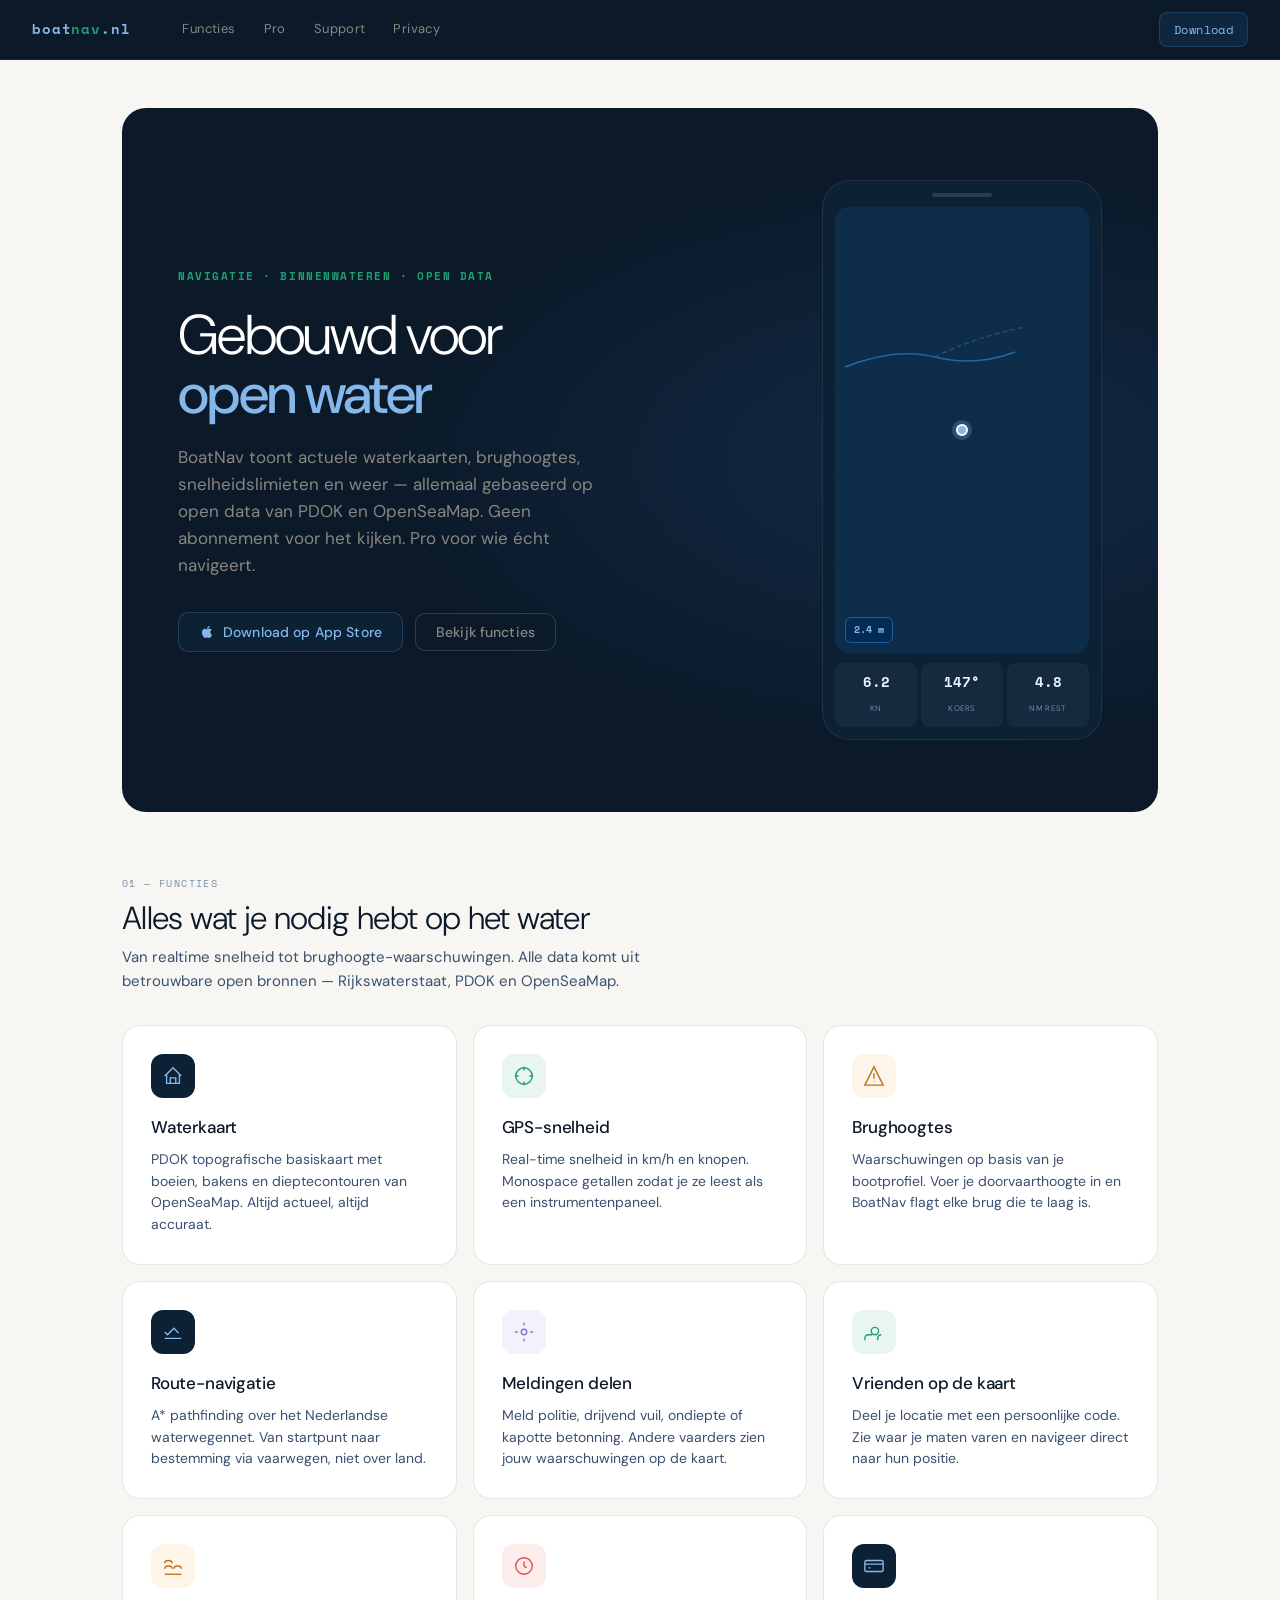
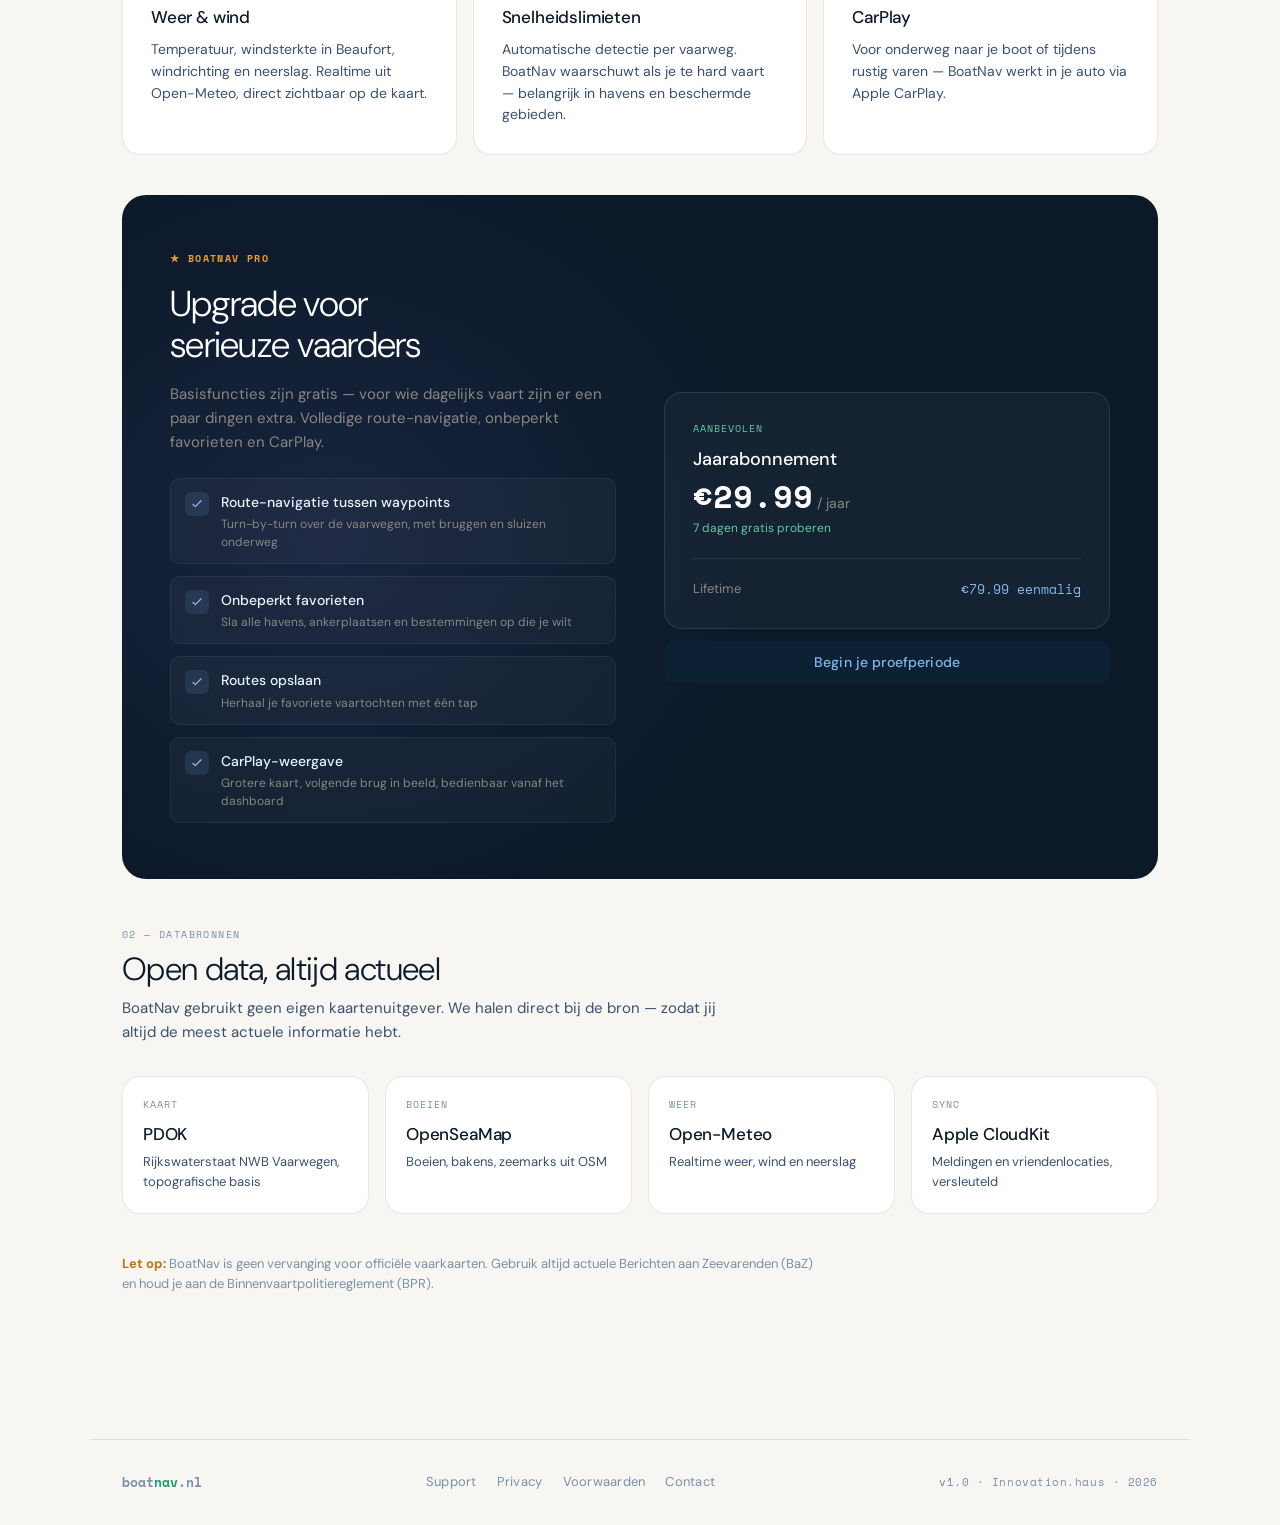
<file: website/index.html>
<!DOCTYPE html>
<html lang="nl">
<head>
<meta charset="UTF-8">
<meta name="viewport" content="width=device-width, initial-scale=1.0">
<title>BoatNav — Navigatie voor Nederlandse vaarwegen</title>
<meta name="description" content="Navigeer slim op Nederlandse binnenwateren met actuele waterkaarten, brughoogtes, snelheidslimieten en realtime weer. Open source data van PDOK en OpenSeaMap.">
<link rel="preconnect" href="https://fonts.googleapis.com">
<link rel="preconnect" href="https://fonts.gstatic.com" crossorigin>
<link href="https://fonts.googleapis.com/css2?family=Space+Mono:wght@400;700&family=DM+Sans:ital,opsz,wght@0,9..40,300;0,9..40,400;0,9..40,500;0,9..40,700&display=swap" rel="stylesheet">
<link rel="stylesheet" href="style.css">
</head>
<body>

<nav class="topnav">
  <a href="/" class="nav-logo">boat<span>nav</span>.nl</a>
  <div class="nav-links">
    <a href="#features" class="nav-link">Functies</a>
    <a href="#pro" class="nav-link">Pro</a>
    <a href="support.html" class="nav-link">Support</a>
    <a href="privacy.html" class="nav-link">Privacy</a>
  </div>
  <div class="nav-spacer"></div>
  <a href="https://apps.apple.com/nl/app/boatnav/id6762346650" class="nav-cta">Download</a>
</nav>

<div class="page">

  <!-- HERO -->
  <section class="hero">
    <div class="hero-grid">
      <div>
        <div class="hero-eyebrow">Navigatie · binnenwateren · open data</div>
        <h1 class="hero-title">Gebouwd voor<br><strong>open water</strong></h1>
        <p class="hero-desc">BoatNav toont actuele waterkaarten, brughoogtes, snelheidslimieten en weer — allemaal gebaseerd op open data van PDOK en OpenSeaMap. Geen abonnement voor het kijken. Pro voor wie écht navigeert.</p>
        <div class="hero-ctas" id="download">
          <a href="https://apps.apple.com/nl/app/boatnav/id6762346650" class="btn btn-appstore">
            <svg viewBox="0 0 24 24" fill="currentColor"><path d="M17.05 20.28c-.98.95-2.05.8-3.08.35-1.09-.46-2.09-.48-3.24 0-1.44.62-2.2.44-3.06-.35C2.79 15.25 3.51 7.59 9.05 7.31c1.35.07 2.29.74 3.08.8 1.18-.24 2.31-.93 3.57-.84 1.51.12 2.65.72 3.4 1.8-3.12 1.87-2.38 5.98.48 7.13-.57 1.5-1.31 2.99-2.54 4.09zM12.03 7.25c-.15-2.23 1.66-4.07 3.74-4.25.29 2.58-2.34 4.5-3.74 4.25z"/></svg>
            Download op App Store
          </a>
          <a href="#features" class="btn btn-outline-light">Bekijk functies</a>
        </div>
      </div>

      <div class="hero-right">
        <div class="hero-device" style="display:flex;flex-direction:column">
          <div class="hero-device-notch"></div>
          <div class="hero-device-map">
            <svg style="position:absolute;inset:0;width:100%;height:100%">
              <line x1="0" y1="20%" x2="100%" y2="20%" stroke="#0D2840" stroke-width="0.5"/>
              <line x1="0" y1="40%" x2="100%" y2="40%" stroke="#0D2840" stroke-width="0.5"/>
              <line x1="0" y1="60%" x2="100%" y2="60%" stroke="#0D2840" stroke-width="0.5"/>
              <line x1="0" y1="80%" x2="100%" y2="80%" stroke="#0D2840" stroke-width="0.5"/>
              <line x1="25%" y1="0" x2="25%" y2="100%" stroke="#0D2840" stroke-width="0.5"/>
              <line x1="50%" y1="0" x2="50%" y2="100%" stroke="#0D2840" stroke-width="0.5"/>
              <line x1="75%" y1="0" x2="75%" y2="100%" stroke="#0D2840" stroke-width="0.5"/>
              <path d="M 10 160 Q 60 140 100 150 Q 140 160 180 145" fill="none" stroke="#378ADD" stroke-width="1.5" opacity=".6"/>
              <path d="M 100 150 Q 140 130 190 120" fill="none" stroke="#378ADD" stroke-width="1.5" stroke-dasharray="5 3" opacity=".35"/>
            </svg>
            <div class="hero-depth">2.4 m</div>
            <div class="hero-vessel"></div>
          </div>
          <div class="hero-stats">
            <div class="hero-stat"><span class="hero-sv">6.2</span><span class="hero-sl">kn</span></div>
            <div class="hero-stat"><span class="hero-sv">147°</span><span class="hero-sl">koers</span></div>
            <div class="hero-stat"><span class="hero-sv">4.8</span><span class="hero-sl">nm rest</span></div>
          </div>
        </div>
      </div>
    </div>
  </section>

  <!-- FEATURES -->
  <section id="features">
    <div class="section-label">01 — Functies</div>
    <h2 class="section-title">Alles wat je nodig hebt op het water</h2>
    <p class="section-sub">Van realtime snelheid tot brughoogte-waarschuwingen. Alle data komt uit betrouwbare open bronnen — Rijkswaterstaat, PDOK en OpenSeaMap.</p>

    <div class="features">
      <div class="feature-card">
        <div class="feature-icon">
          <svg viewBox="0 0 24 24" fill="none" stroke="currentColor" stroke-width="1.5"><path d="M3 12l9-9 9 9M5 10v10h14V10"/><path d="M9 20v-6h6v6"/></svg>
        </div>
        <h3>Waterkaart</h3>
        <p>PDOK topografische basiskaart met boeien, bakens en dieptecontouren van OpenSeaMap. Altijd actueel, altijd accuraat.</p>
      </div>

      <div class="feature-card">
        <div class="feature-icon green">
          <svg viewBox="0 0 24 24" fill="none" stroke="currentColor" stroke-width="1.5"><circle cx="12" cy="12" r="9"/><path d="M12 2v4M12 18v4M2 12h4M18 12h4"/></svg>
        </div>
        <h3>GPS-snelheid</h3>
        <p>Real-time snelheid in km/h en knopen. Monospace getallen zodat je ze leest als een instrumentenpaneel.</p>
      </div>

      <div class="feature-card">
        <div class="feature-icon amber">
          <svg viewBox="0 0 24 24" fill="none" stroke="currentColor" stroke-width="1.5"><path d="M12 2L2 22h20L12 2z"/><path d="M12 9v6M12 18v.5"/></svg>
        </div>
        <h3>Brughoogtes</h3>
        <p>Waarschuwingen op basis van je bootprofiel. Voer je doorvaarthoogte in en BoatNav flagt elke brug die te laag is.</p>
      </div>

      <div class="feature-card">
        <div class="feature-icon">
          <svg viewBox="0 0 24 24" fill="none" stroke="currentColor" stroke-width="1.5"><path d="M3 12l3 3 7-7 5 5M3 19h18"/></svg>
        </div>
        <h3>Route-navigatie</h3>
        <p>A* pathfinding over het Nederlandse waterwegennet. Van startpunt naar bestemming via vaarwegen, niet over land.</p>
      </div>

      <div class="feature-card">
        <div class="feature-icon purple">
          <svg viewBox="0 0 24 24" fill="none" stroke="currentColor" stroke-width="1.5"><circle cx="12" cy="12" r="3"/><path d="M12 2v3M12 19v3M2 12h3M19 12h3"/></svg>
        </div>
        <h3>Meldingen delen</h3>
        <p>Meld politie, drijvend vuil, ondiepte of kapotte betonning. Andere vaarders zien jouw waarschuwingen op de kaart.</p>
      </div>

      <div class="feature-card">
        <div class="feature-icon green">
          <svg viewBox="0 0 24 24" fill="none" stroke="currentColor" stroke-width="1.5"><path d="M9 11a4 4 0 108 0 4 4 0 00-8 0zM2 21v-2a4 4 0 014-4h4M16 21v-2a4 4 0 014-4"/></svg>
        </div>
        <h3>Vrienden op de kaart</h3>
        <p>Deel je locatie met een persoonlijke code. Zie waar je maten varen en navigeer direct naar hun positie.</p>
      </div>

      <div class="feature-card">
        <div class="feature-icon amber">
          <svg viewBox="0 0 24 24" fill="none" stroke="currentColor" stroke-width="1.5"><path d="M3 15c0-2 2-3 4-3s4 1 4 3M13 15c0-2 2-3 4-3s4 1 4 3M3 9c0-2 2-3 4-3s4 1 4 3"/><path d="M3 21h18"/></svg>
        </div>
        <h3>Weer & wind</h3>
        <p>Temperatuur, windsterkte in Beaufort, windrichting en neerslag. Realtime uit Open-Meteo, direct zichtbaar op de kaart.</p>
      </div>

      <div class="feature-card">
        <div class="feature-icon red">
          <svg viewBox="0 0 24 24" fill="none" stroke="currentColor" stroke-width="1.5"><circle cx="12" cy="12" r="9"/><path d="M12 7v5l3 2"/></svg>
        </div>
        <h3>Snelheidslimieten</h3>
        <p>Automatische detectie per vaarweg. BoatNav waarschuwt als je te hard vaart — belangrijk in havens en beschermde gebieden.</p>
      </div>

      <div class="feature-card">
        <div class="feature-icon">
          <svg viewBox="0 0 24 24" fill="none" stroke="currentColor" stroke-width="1.5"><rect x="2" y="6" width="20" height="12" rx="2"/><path d="M2 10h20M6 14h2"/></svg>
        </div>
        <h3>CarPlay</h3>
        <p>Voor onderweg naar je boot of tijdens rustig varen — BoatNav werkt in je auto via Apple CarPlay.</p>
      </div>
    </div>
  </section>

  <!-- PRO -->
  <section id="pro" class="pro-section">
    <div class="pro-grid">
      <div>
        <div class="pro-eyebrow">★ BoatNav Pro</div>
        <h2 class="pro-title">Upgrade voor<br>serieuze vaarders</h2>
        <p class="pro-desc">Basisfuncties zijn gratis — voor wie dagelijks vaart zijn er een paar dingen extra. Volledige route-navigatie, onbeperkt favorieten en CarPlay.</p>

        <div class="pro-features">
          <div class="pro-feature">
            <div class="pro-feature-icon">
              <svg viewBox="0 0 16 16" fill="none" stroke="currentColor" stroke-width="1.5"><path d="M3 8l3 3 7-7"/></svg>
            </div>
            <div class="pro-feature-text">
              <div class="pro-feature-title">Route-navigatie tussen waypoints</div>
              <div class="pro-feature-desc">Turn-by-turn over de vaarwegen, met bruggen en sluizen onderweg</div>
            </div>
          </div>
          <div class="pro-feature">
            <div class="pro-feature-icon">
              <svg viewBox="0 0 16 16" fill="none" stroke="currentColor" stroke-width="1.5"><path d="M3 8l3 3 7-7"/></svg>
            </div>
            <div class="pro-feature-text">
              <div class="pro-feature-title">Onbeperkt favorieten</div>
              <div class="pro-feature-desc">Sla alle havens, ankerplaatsen en bestemmingen op die je wilt</div>
            </div>
          </div>
          <div class="pro-feature">
            <div class="pro-feature-icon">
              <svg viewBox="0 0 16 16" fill="none" stroke="currentColor" stroke-width="1.5"><path d="M3 8l3 3 7-7"/></svg>
            </div>
            <div class="pro-feature-text">
              <div class="pro-feature-title">Routes opslaan</div>
              <div class="pro-feature-desc">Herhaal je favoriete vaartochten met één tap</div>
            </div>
          </div>
          <div class="pro-feature">
            <div class="pro-feature-icon">
              <svg viewBox="0 0 16 16" fill="none" stroke="currentColor" stroke-width="1.5"><path d="M3 8l3 3 7-7"/></svg>
            </div>
            <div class="pro-feature-text">
              <div class="pro-feature-title">CarPlay-weergave</div>
              <div class="pro-feature-desc">Grotere kaart, volgende brug in beeld, bedienbaar vanaf het dashboard</div>
            </div>
          </div>
        </div>
      </div>

      <div style="display:flex;flex-direction:column;gap:12px;justify-content:center">
        <div class="price-card">
          <div class="price-card-header">
            <span class="price-card-label">Aanbevolen</span>
          </div>
          <div class="price-card-name">Jaarabonnement</div>
          <div class="price-card-price">€29.99<span class="price-card-price-unit"> / jaar</span></div>
          <div class="price-card-trial">7 dagen gratis proberen</div>
          <div class="price-card-divider"></div>
          <div class="price-alt">
            <span>Lifetime</span>
            <span class="price-alt-val">€79.99 eenmalig</span>
          </div>
        </div>
        <a href="https://apps.apple.com/nl/app/boatnav/id6762346650" class="btn btn-navy" style="width:100%;justify-content:center;padding:14px">Begin je proefperiode</a>
      </div>
    </div>
  </section>

  <!-- DATA NOTE -->
  <section>
    <div class="section-label">02 — Databronnen</div>
    <h2 class="section-title">Open data, altijd actueel</h2>
    <p class="section-sub">BoatNav gebruikt geen eigen kaartenuitgever. We halen direct bij de bron — zodat jij altijd de meest actuele informatie hebt.</p>

    <div class="features" style="grid-template-columns:repeat(4,1fr)">
      <div class="feature-card" style="padding:20px">
        <div style="font-family:var(--mono);font-size:10px;color:var(--text-3);letter-spacing:.1em;text-transform:uppercase;margin-bottom:8px">Kaart</div>
        <h3 style="margin-bottom:4px">PDOK</h3>
        <p style="font-size:13px">Rijkswaterstaat NWB Vaarwegen, topografische basis</p>
      </div>
      <div class="feature-card" style="padding:20px">
        <div style="font-family:var(--mono);font-size:10px;color:var(--text-3);letter-spacing:.1em;text-transform:uppercase;margin-bottom:8px">Boeien</div>
        <h3 style="margin-bottom:4px">OpenSeaMap</h3>
        <p style="font-size:13px">Boeien, bakens, zeemarks uit OSM</p>
      </div>
      <div class="feature-card" style="padding:20px">
        <div style="font-family:var(--mono);font-size:10px;color:var(--text-3);letter-spacing:.1em;text-transform:uppercase;margin-bottom:8px">Weer</div>
        <h3 style="margin-bottom:4px">Open-Meteo</h3>
        <p style="font-size:13px">Realtime weer, wind en neerslag</p>
      </div>
      <div class="feature-card" style="padding:20px">
        <div style="font-family:var(--mono);font-size:10px;color:var(--text-3);letter-spacing:.1em;text-transform:uppercase;margin-bottom:8px">Sync</div>
        <h3 style="margin-bottom:4px">Apple CloudKit</h3>
        <p style="font-size:13px">Meldingen en vriendenlocaties, versleuteld</p>
      </div>
    </div>

    <p style="font-size:13px;color:var(--text-3);margin-top:24px;max-width:700px">
      <strong style="color:var(--amber-4)">Let op:</strong> BoatNav is geen vervanging voor officiële vaarkaarten. Gebruik altijd actuele Berichten aan Zeevarenden (BaZ) en houd je aan de Binnenvaartpolitiereglement (BPR).
    </p>
  </section>

</div>

<footer class="footer">
  <div class="footer-logo">boat<span>nav</span>.nl</div>
  <div class="footer-links">
    <a href="support.html">Support</a>
    <a href="privacy.html">Privacy</a>
    <a href="terms.html">Voorwaarden</a>
    <a href="mailto:hello@boatnav.nl">Contact</a>
  </div>
  <div class="footer-meta">v1.0 · Innovation.haus · 2026</div>
</footer>

</body>
</html>
</file>
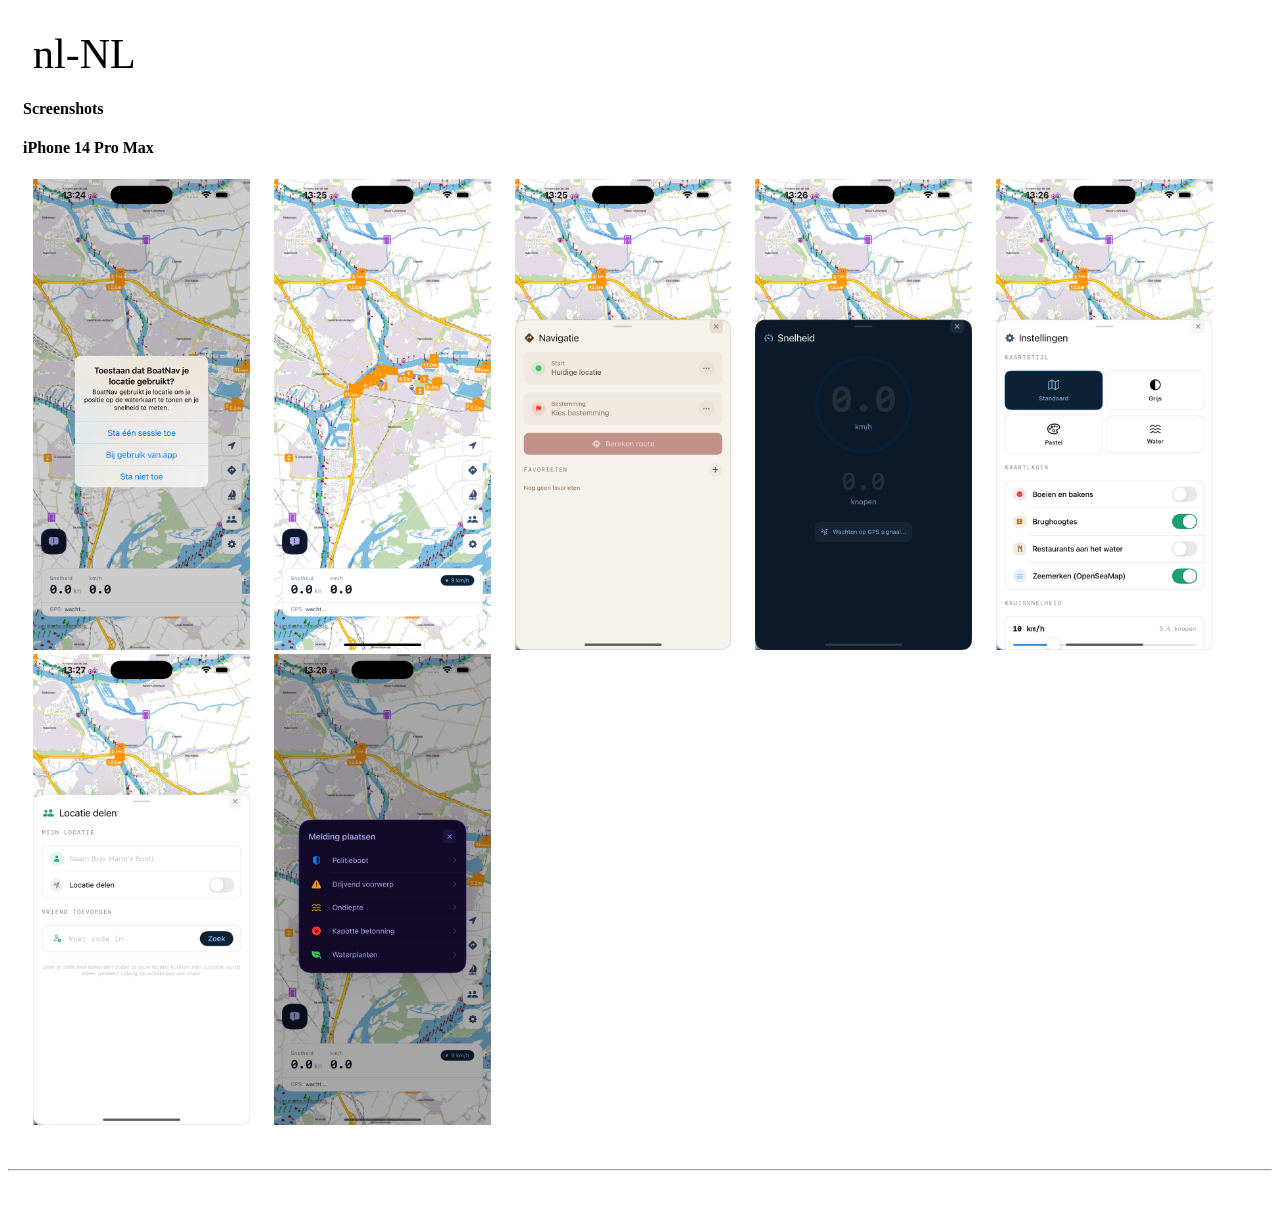
<file: fastlane/Preview.html>
<!DOCTYPE html>
<html>
    <head>
        <title>deliver - BoatNav</title>
        <meta http-equiv="content-type" content="text/html; charset=UTF-8">
        <style>
          .app-name {
              font-size: 42px;
              font-family: 'Helvetica Neue', HelveticaNeue, Helvetica Neue;
              font-weight: 300;
              margin-top: 22px;
              margin-left: 25px;
              margin-right: 25px;
          }

          .app-subtitle {
              font-size: 26px;
              font-family: 'Helvetica Neue', HelveticaNeue, Helvetica Neue;
              font-weight: 300;
              margin-left: 25px;
              margin-right: 25px;
          }

          .app-urls {
              margin-left: 25px;
              font-size: 14px;
              margin-top: 4px;
              margin-right: 25px;
          }

          body {
              font-family: 'Helvetica Neue', HelveticaNeue;
          }

          hr {
            margin-top: 40px;
            margin-bottom: 40px;
          }

          .app-url-descr {
              height:22px;
              display: inline-block;
              font-weight: 500;
          }

          .app-url {
              color: #0056ba;
              font-weight: 300;
              margin-right: 10px;
          }

          .app-keyword {
              margin-left: 25px;
              margin-right: 25px;
              margin-top: 22px;
          }

          .cat-headline {
              font-weight: 700;
              margin-bottom: 5px;
          }



          .app-description {
              margin-left: 25px;
              margin-right: 25px;
              margin-top: 22px;
          }

          .app-description-text {
              font-weight: 300;
          }

          .app-changelog {
              margin-left: 25px;
              margin-right: 25px;
              margin-top: 22px;
              font-weight: 300;
          }

          .app-screenshots {
              margin-left: 15px;
              margin-right: 15px;
              margin-top: 22px;
          }

          .app-keyword-list {
              font-weight: 300;
          }

          .app-changelog-list {
              list-style-type: square;

              font-weight: 300;
          }

          ul {
              margin-top: 6px;
          }

          .app-screenshot-row {
              width: 100%;
              margin-top: 10px;
              margin-bottom: 10px;
          }

          .app-screenshot {
              width: calc(20% - 30px);
              margin-left: 10px;
              margin-right: 10px;
          }

          #app-screenshots .cat-headline {
              margin-left: 10px;
              margin-right: 10px;
          }
          .app-icons {
            overflow: hidden;
          }
          .app-icons img {
            width: 150px;
          }
          .app-icons .app-icon {
              float: left;
              margin-right: 20px;
          }

          .app-minor-information {
            margin-left: 15px;
            margin-right: 15px;
            margin-top: 22px;
          }

          .app-minor-information-key {
            font-weight: 700;
          }
        </style>
    </head>

    <body>
      <div class="app-icons">

        
        
      </div>
      
        
          <div class="app-name">
            nl-NL
          </div>
        

        

        <div class="app-urls">
          
          
            
            
          
            
            
          
        </div>

        

        

        

        

        <div class="app-screenshots">
          <div class="cat-headline">Screenshots</div>

          
            
            

            
              
              
              <h4>iPhone 14 Pro Max</h4>
              <div class="app-screenshot-row">

              
                <a href="screenshots/nl-NL/01_iPhone67_kaart.png" target="_blank"><img class="app-screenshot" src="screenshots/nl-NL/01_iPhone67_kaart.png" title="Screenshot #0 for nl-NL"></a>
              
                <a href="screenshots/nl-NL/02_iPhone67_navigatie.png" target="_blank"><img class="app-screenshot" src="screenshots/nl-NL/02_iPhone67_navigatie.png" title="Screenshot #1 for nl-NL"></a>
              
                <a href="screenshots/nl-NL/03_iPhone67_snelheid.png" target="_blank"><img class="app-screenshot" src="screenshots/nl-NL/03_iPhone67_snelheid.png" title="Screenshot #2 for nl-NL"></a>
              
                <a href="screenshots/nl-NL/04_iPhone67_instellingen.png" target="_blank"><img class="app-screenshot" src="screenshots/nl-NL/04_iPhone67_instellingen.png" title="Screenshot #3 for nl-NL"></a>
              
                <a href="screenshots/nl-NL/05_iPhone67_meldingen.png" target="_blank"><img class="app-screenshot" src="screenshots/nl-NL/05_iPhone67_meldingen.png" title="Screenshot #4 for nl-NL"></a>
              
                <a href="screenshots/nl-NL/06_iPhone67_vrienden.png" target="_blank"><img class="app-screenshot" src="screenshots/nl-NL/06_iPhone67_vrienden.png" title="Screenshot #5 for nl-NL"></a>
              
                <a href="screenshots/nl-NL/07_iPhone67_meldingen_kaart.png" target="_blank"><img class="app-screenshot" src="screenshots/nl-NL/07_iPhone67_meldingen_kaart.png" title="Screenshot #6 for nl-NL"></a>
              
              </div>
            
          
          </div>

        <hr />
      
      

      
    </body>
</html>
</file>
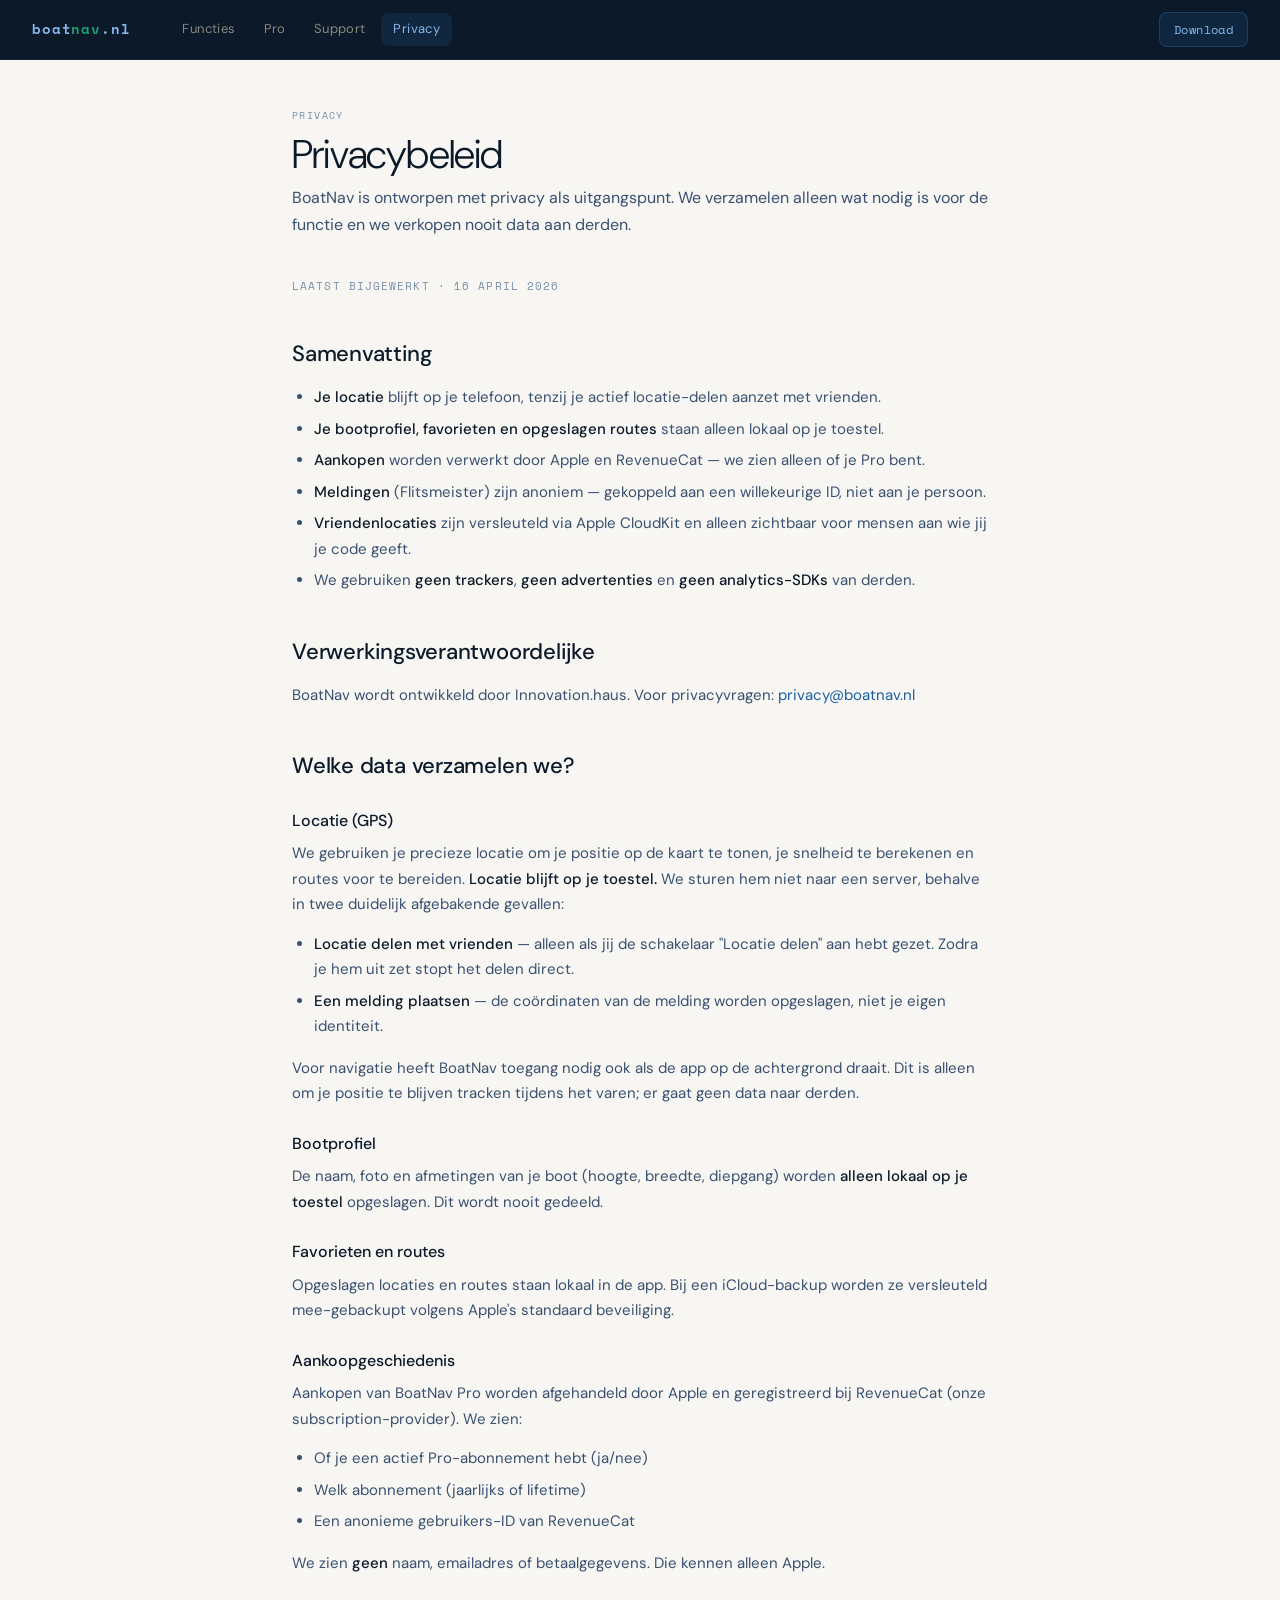
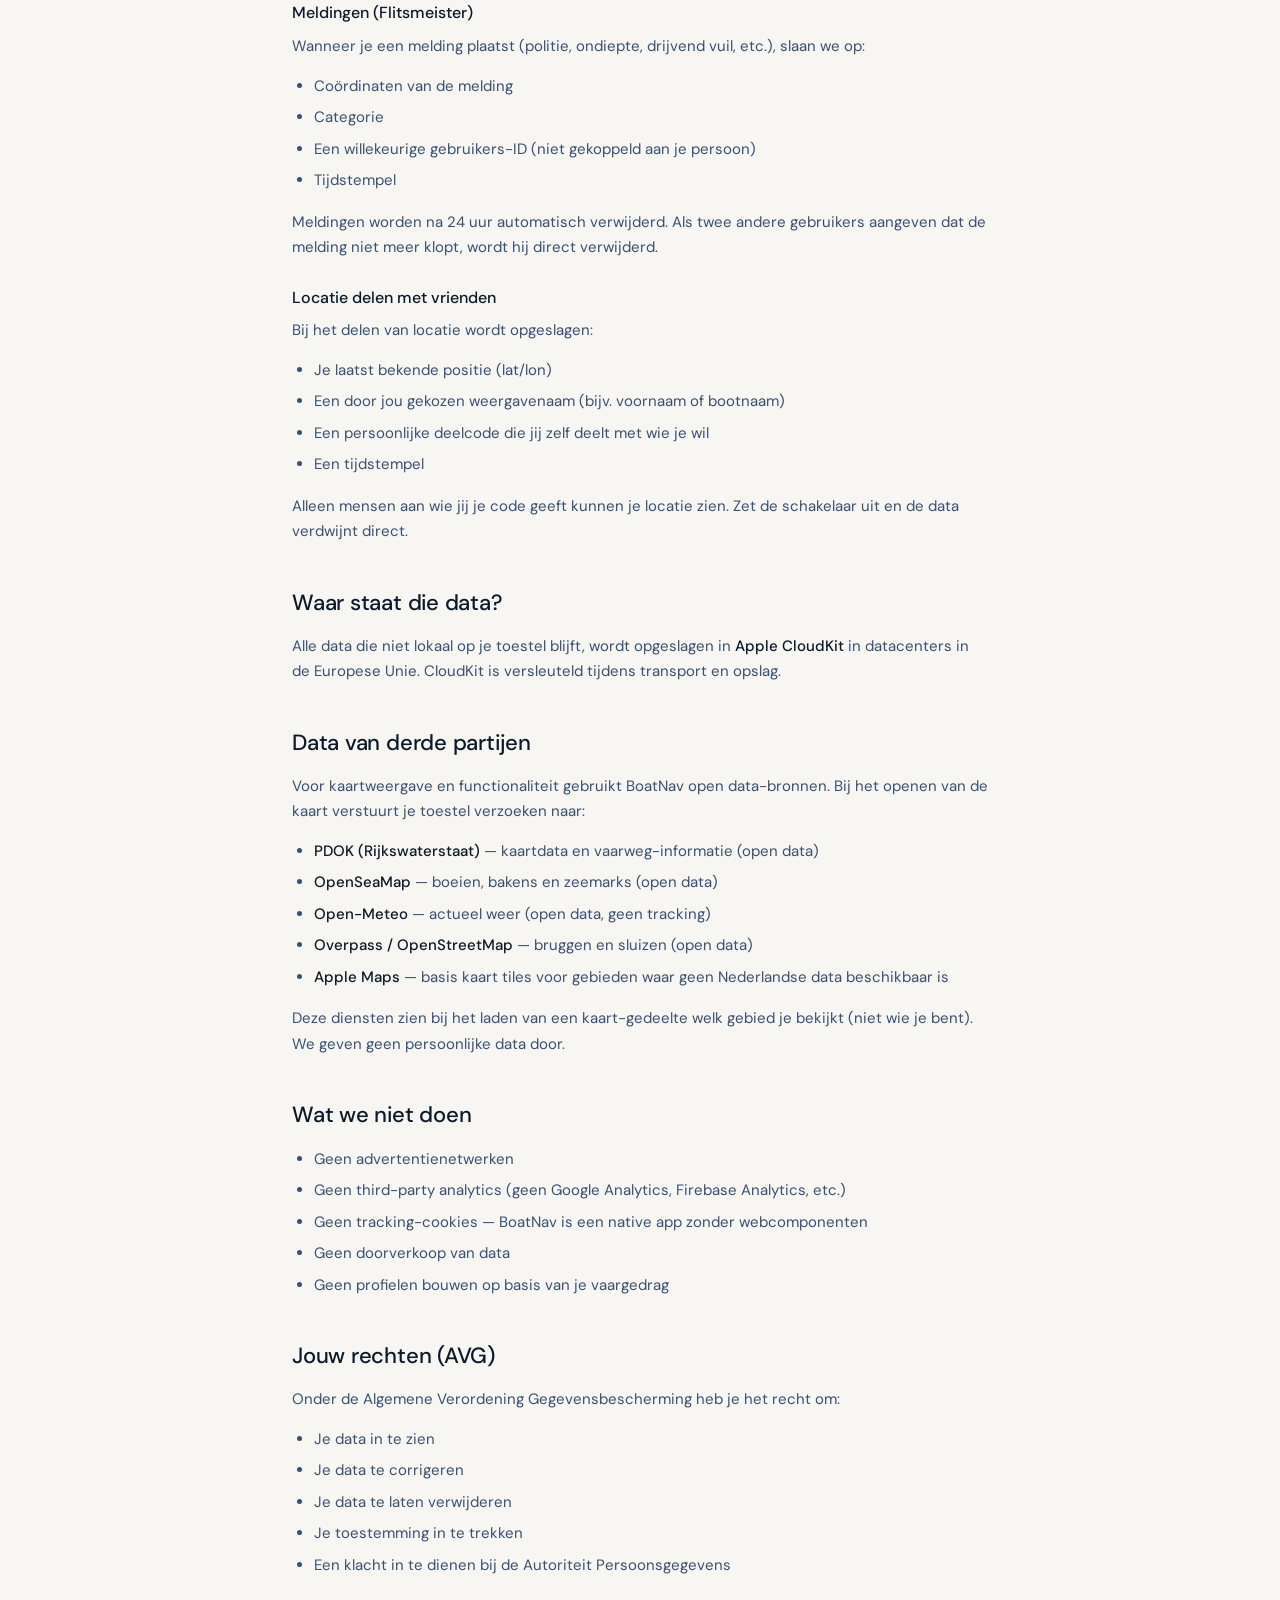
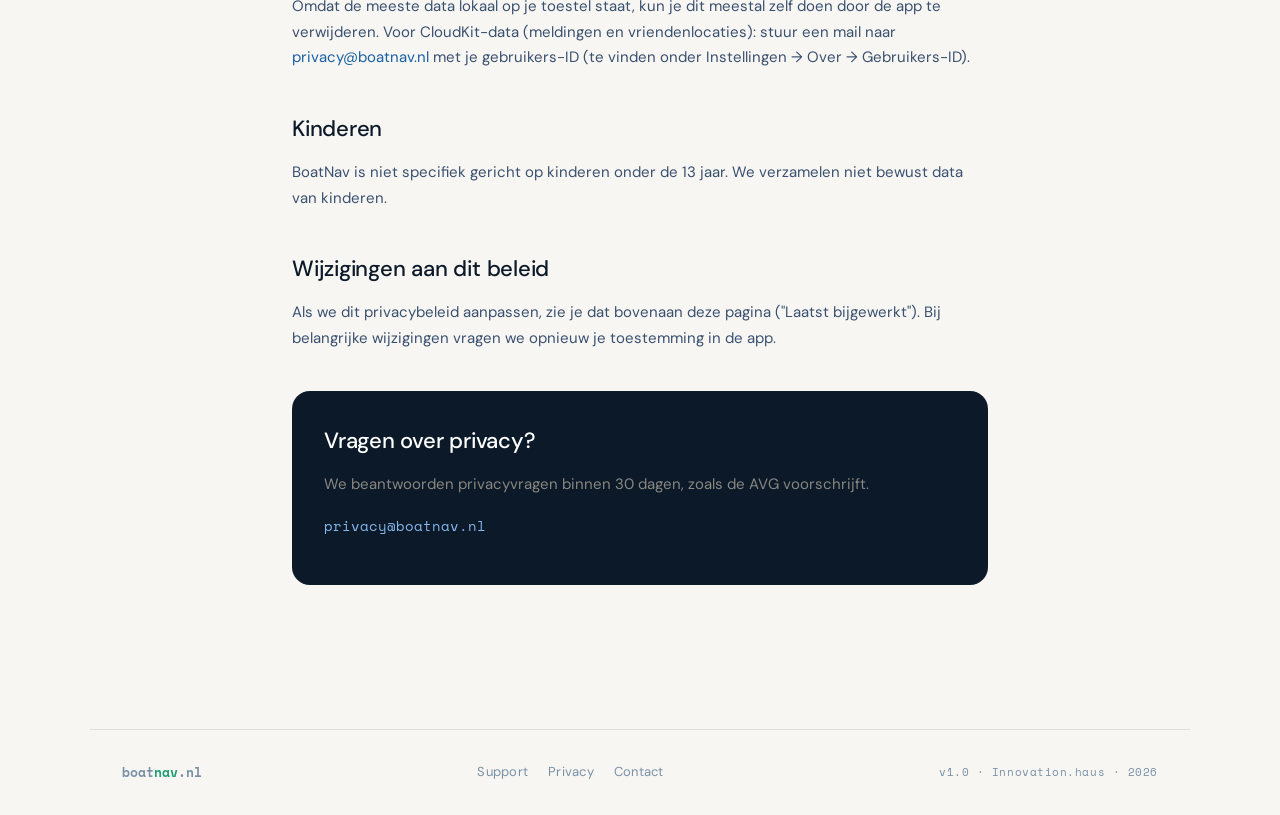
<file: website/privacy.html>
<!DOCTYPE html>
<html lang="nl">
<head>
<meta charset="UTF-8">
<meta name="viewport" content="width=device-width, initial-scale=1.0">
<title>Privacybeleid — BoatNav</title>
<meta name="description" content="Privacybeleid van BoatNav. Welke data wordt verzameld, waarvoor, en hoe wordt deze beschermd.">
<link rel="preconnect" href="https://fonts.googleapis.com">
<link rel="preconnect" href="https://fonts.gstatic.com" crossorigin>
<link href="https://fonts.googleapis.com/css2?family=Space+Mono:wght@400;700&family=DM+Sans:ital,opsz,wght@0,9..40,300;0,9..40,400;0,9..40,500;0,9..40,700&display=swap" rel="stylesheet">
<link rel="stylesheet" href="style.css">
</head>
<body>

<nav class="topnav">
  <a href="/" class="nav-logo">boat<span>nav</span>.nl</a>
  <div class="nav-links">
    <a href="index.html#features" class="nav-link">Functies</a>
    <a href="index.html#pro" class="nav-link">Pro</a>
    <a href="support.html" class="nav-link">Support</a>
    <a href="privacy.html" class="nav-link active">Privacy</a>
  </div>
  <div class="nav-spacer"></div>
  <a href="index.html#download" class="nav-cta">Download</a>
</nav>

<div class="page-narrow content-page">

  <div class="section-label">Privacy</div>
  <h1>Privacybeleid</h1>
  <p class="subtitle">BoatNav is ontworpen met privacy als uitgangspunt. We verzamelen alleen wat nodig is voor de functie en we verkopen nooit data aan derden.</p>
  <div class="updated">Laatst bijgewerkt · 16 april 2026</div>

  <h2>Samenvatting</h2>
  <ul>
    <li><strong>Je locatie</strong> blijft op je telefoon, tenzij je actief locatie-delen aanzet met vrienden.</li>
    <li><strong>Je bootprofiel, favorieten en opgeslagen routes</strong> staan alleen lokaal op je toestel.</li>
    <li><strong>Aankopen</strong> worden verwerkt door Apple en RevenueCat — we zien alleen of je Pro bent.</li>
    <li><strong>Meldingen</strong> (Flitsmeister) zijn anoniem — gekoppeld aan een willekeurige ID, niet aan je persoon.</li>
    <li><strong>Vriendenlocaties</strong> zijn versleuteld via Apple CloudKit en alleen zichtbaar voor mensen aan wie jij je code geeft.</li>
    <li>We gebruiken <strong>geen trackers</strong>, <strong>geen advertenties</strong> en <strong>geen analytics-SDKs</strong> van derden.</li>
  </ul>

  <h2>Verwerkingsverantwoordelijke</h2>
  <p>BoatNav wordt ontwikkeld door Innovation.haus. Voor privacyvragen: <a href="mailto:privacy@boatnav.nl">privacy@boatnav.nl</a></p>

  <h2>Welke data verzamelen we?</h2>

  <h3>Locatie (GPS)</h3>
  <p>We gebruiken je precieze locatie om je positie op de kaart te tonen, je snelheid te berekenen en routes voor te bereiden. <strong>Locatie blijft op je toestel.</strong> We sturen hem niet naar een server, behalve in twee duidelijk afgebakende gevallen:</p>
  <ul>
    <li><strong>Locatie delen met vrienden</strong> — alleen als jij de schakelaar "Locatie delen" aan hebt gezet. Zodra je hem uit zet stopt het delen direct.</li>
    <li><strong>Een melding plaatsen</strong> — de coördinaten van de melding worden opgeslagen, niet je eigen identiteit.</li>
  </ul>
  <p>Voor navigatie heeft BoatNav toegang nodig ook als de app op de achtergrond draait. Dit is alleen om je positie te blijven tracken tijdens het varen; er gaat geen data naar derden.</p>

  <h3>Bootprofiel</h3>
  <p>De naam, foto en afmetingen van je boot (hoogte, breedte, diepgang) worden <strong>alleen lokaal op je toestel</strong> opgeslagen. Dit wordt nooit gedeeld.</p>

  <h3>Favorieten en routes</h3>
  <p>Opgeslagen locaties en routes staan lokaal in de app. Bij een iCloud-backup worden ze versleuteld mee-gebackupt volgens Apple's standaard beveiliging.</p>

  <h3>Aankoopgeschiedenis</h3>
  <p>Aankopen van BoatNav Pro worden afgehandeld door Apple en geregistreerd bij RevenueCat (onze subscription-provider). We zien:</p>
  <ul>
    <li>Of je een actief Pro-abonnement hebt (ja/nee)</li>
    <li>Welk abonnement (jaarlijks of lifetime)</li>
    <li>Een anonieme gebruikers-ID van RevenueCat</li>
  </ul>
  <p>We zien <strong>geen</strong> naam, emailadres of betaalgegevens. Die kennen alleen Apple.</p>

  <h3>Meldingen (Flitsmeister)</h3>
  <p>Wanneer je een melding plaatst (politie, ondiepte, drijvend vuil, etc.), slaan we op:</p>
  <ul>
    <li>Coördinaten van de melding</li>
    <li>Categorie</li>
    <li>Een willekeurige gebruikers-ID (niet gekoppeld aan je persoon)</li>
    <li>Tijdstempel</li>
  </ul>
  <p>Meldingen worden na 24 uur automatisch verwijderd. Als twee andere gebruikers aangeven dat de melding niet meer klopt, wordt hij direct verwijderd.</p>

  <h3>Locatie delen met vrienden</h3>
  <p>Bij het delen van locatie wordt opgeslagen:</p>
  <ul>
    <li>Je laatst bekende positie (lat/lon)</li>
    <li>Een door jou gekozen weergavenaam (bijv. voornaam of bootnaam)</li>
    <li>Een persoonlijke deelcode die jij zelf deelt met wie je wil</li>
    <li>Een tijdstempel</li>
  </ul>
  <p>Alleen mensen aan wie jij je code geeft kunnen je locatie zien. Zet de schakelaar uit en de data verdwijnt direct.</p>

  <h2>Waar staat die data?</h2>
  <p>Alle data die niet lokaal op je toestel blijft, wordt opgeslagen in <strong>Apple CloudKit</strong> in datacenters in de Europese Unie. CloudKit is versleuteld tijdens transport en opslag.</p>

  <h2>Data van derde partijen</h2>
  <p>Voor kaartweergave en functionaliteit gebruikt BoatNav open data-bronnen. Bij het openen van de kaart verstuurt je toestel verzoeken naar:</p>
  <ul>
    <li><strong>PDOK (Rijkswaterstaat)</strong> — kaartdata en vaarweg-informatie (open data)</li>
    <li><strong>OpenSeaMap</strong> — boeien, bakens en zeemarks (open data)</li>
    <li><strong>Open-Meteo</strong> — actueel weer (open data, geen tracking)</li>
    <li><strong>Overpass / OpenStreetMap</strong> — bruggen en sluizen (open data)</li>
    <li><strong>Apple Maps</strong> — basis kaart tiles voor gebieden waar geen Nederlandse data beschikbaar is</li>
  </ul>
  <p>Deze diensten zien bij het laden van een kaart-gedeelte welk gebied je bekijkt (niet wie je bent). We geven geen persoonlijke data door.</p>

  <h2>Wat we niet doen</h2>
  <ul>
    <li>Geen advertentienetwerken</li>
    <li>Geen third-party analytics (geen Google Analytics, Firebase Analytics, etc.)</li>
    <li>Geen tracking-cookies — BoatNav is een native app zonder webcomponenten</li>
    <li>Geen doorverkoop van data</li>
    <li>Geen profielen bouwen op basis van je vaargedrag</li>
  </ul>

  <h2>Jouw rechten (AVG)</h2>
  <p>Onder de Algemene Verordening Gegevensbescherming heb je het recht om:</p>
  <ul>
    <li>Je data in te zien</li>
    <li>Je data te corrigeren</li>
    <li>Je data te laten verwijderen</li>
    <li>Je toestemming in te trekken</li>
    <li>Een klacht in te dienen bij de Autoriteit Persoonsgegevens</li>
  </ul>
  <p>Omdat de meeste data lokaal op je toestel staat, kun je dit meestal zelf doen door de app te verwijderen. Voor CloudKit-data (meldingen en vriendenlocaties): stuur een mail naar <a href="mailto:privacy@boatnav.nl">privacy@boatnav.nl</a> met je gebruikers-ID (te vinden onder Instellingen → Over → Gebruikers-ID).</p>

  <h2>Kinderen</h2>
  <p>BoatNav is niet specifiek gericht op kinderen onder de 13 jaar. We verzamelen niet bewust data van kinderen.</p>

  <h2>Wijzigingen aan dit beleid</h2>
  <p>Als we dit privacybeleid aanpassen, zie je dat bovenaan deze pagina ("Laatst bijgewerkt"). Bij belangrijke wijzigingen vragen we opnieuw je toestemming in de app.</p>

  <div class="contact-card">
    <h2>Vragen over privacy?</h2>
    <p>We beantwoorden privacyvragen binnen 30 dagen, zoals de AVG voorschrijft.</p>
    <p style="margin-top:16px"><a href="mailto:privacy@boatnav.nl">privacy@boatnav.nl</a></p>
  </div>

</div>

<footer class="footer">
  <div class="footer-logo">boat<span>nav</span>.nl</div>
  <div class="footer-links">
    <a href="support.html">Support</a>
    <a href="privacy.html">Privacy</a>
    <a href="mailto:hello@boatnav.nl">Contact</a>
  </div>
  <div class="footer-meta">v1.0 · Innovation.haus · 2026</div>
</footer>

</body>
</html>
</file>
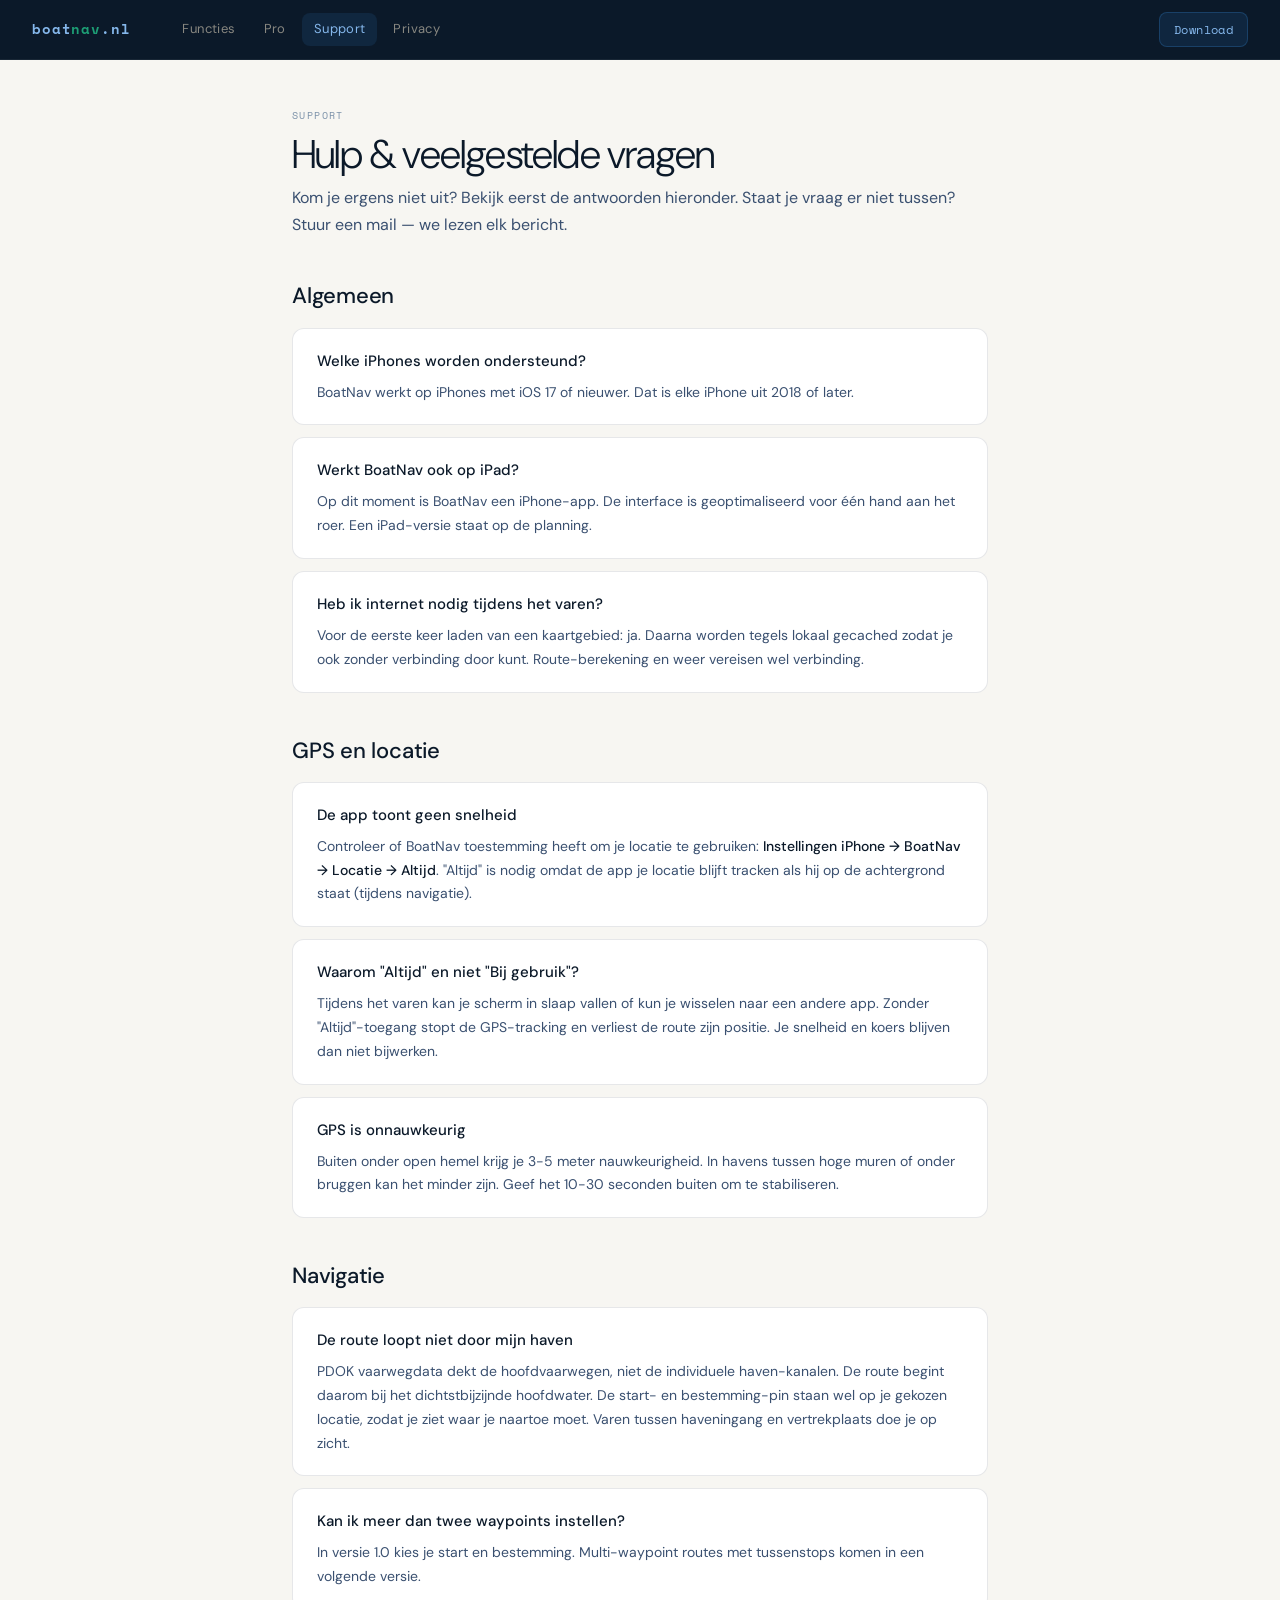
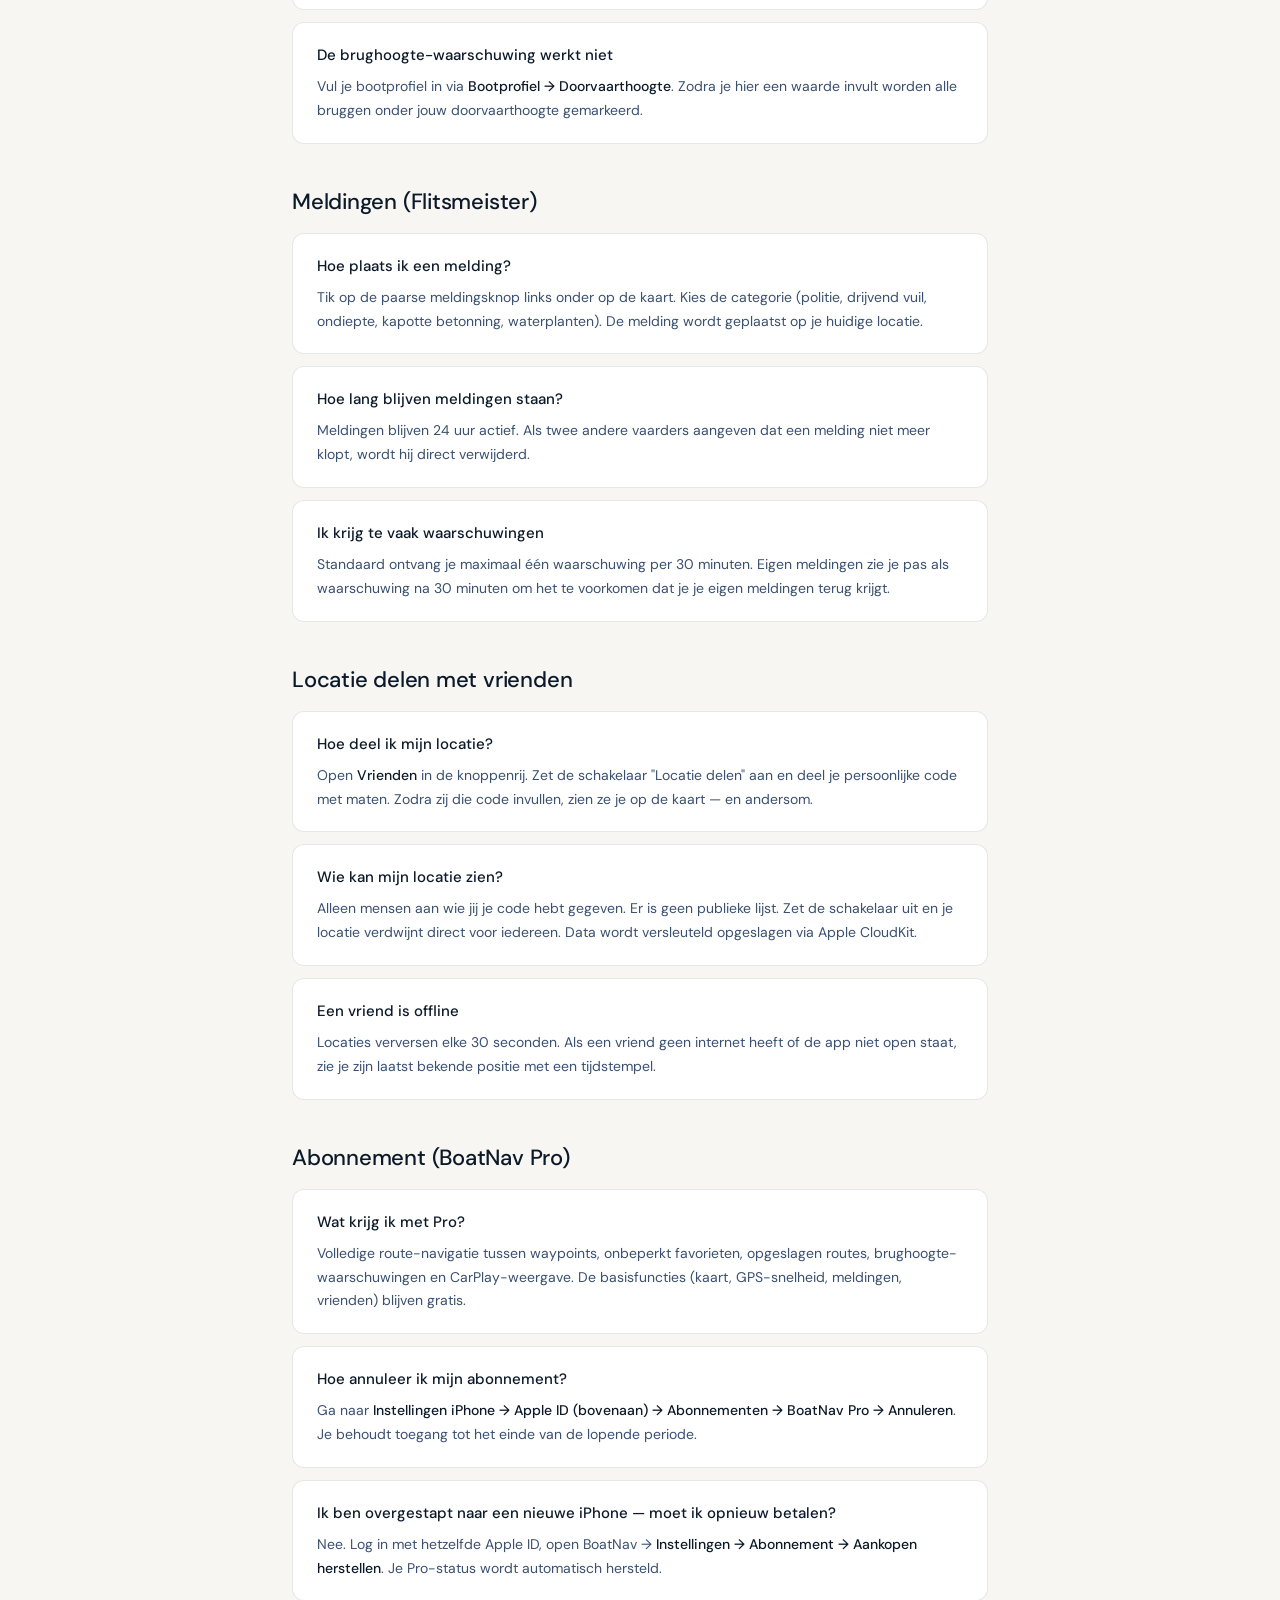
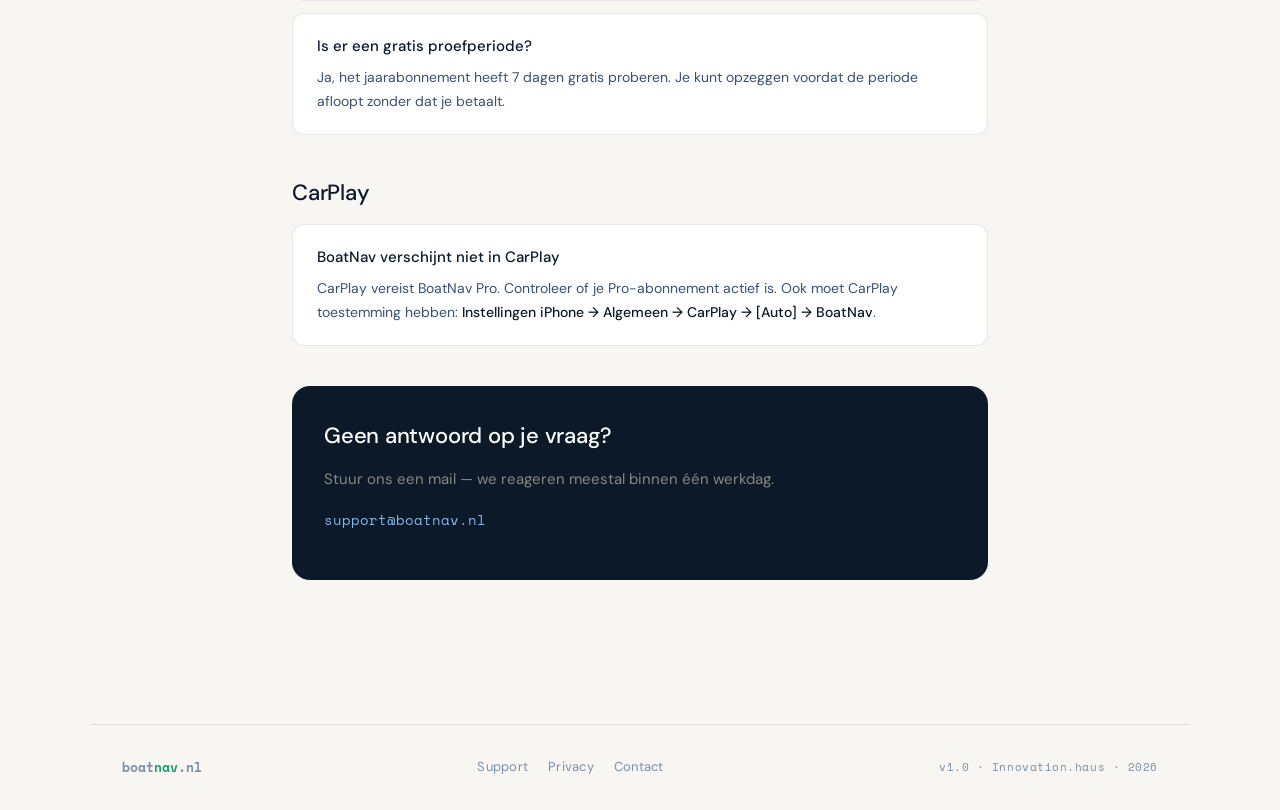
<file: website/support.html>
<!DOCTYPE html>
<html lang="nl">
<head>
<meta charset="UTF-8">
<meta name="viewport" content="width=device-width, initial-scale=1.0">
<title>Support — BoatNav</title>
<meta name="description" content="Hulp nodig met BoatNav? Bekijk de veelgestelde vragen of neem contact op.">
<link rel="preconnect" href="https://fonts.googleapis.com">
<link rel="preconnect" href="https://fonts.gstatic.com" crossorigin>
<link href="https://fonts.googleapis.com/css2?family=Space+Mono:wght@400;700&family=DM+Sans:ital,opsz,wght@0,9..40,300;0,9..40,400;0,9..40,500;0,9..40,700&display=swap" rel="stylesheet">
<link rel="stylesheet" href="style.css">
</head>
<body>

<nav class="topnav">
  <a href="/" class="nav-logo">boat<span>nav</span>.nl</a>
  <div class="nav-links">
    <a href="index.html#features" class="nav-link">Functies</a>
    <a href="index.html#pro" class="nav-link">Pro</a>
    <a href="support.html" class="nav-link active">Support</a>
    <a href="privacy.html" class="nav-link">Privacy</a>
  </div>
  <div class="nav-spacer"></div>
  <a href="index.html#download" class="nav-cta">Download</a>
</nav>

<div class="page-narrow content-page">

  <div class="section-label">Support</div>
  <h1>Hulp & veelgestelde vragen</h1>
  <p class="subtitle">Kom je ergens niet uit? Bekijk eerst de antwoorden hieronder. Staat je vraag er niet tussen? Stuur een mail — we lezen elk bericht.</p>

  <h2>Algemeen</h2>

  <div class="faq-item">
    <h3>Welke iPhones worden ondersteund?</h3>
    <p>BoatNav werkt op iPhones met iOS 17 of nieuwer. Dat is elke iPhone uit 2018 of later.</p>
  </div>

  <div class="faq-item">
    <h3>Werkt BoatNav ook op iPad?</h3>
    <p>Op dit moment is BoatNav een iPhone-app. De interface is geoptimaliseerd voor één hand aan het roer. Een iPad-versie staat op de planning.</p>
  </div>

  <div class="faq-item">
    <h3>Heb ik internet nodig tijdens het varen?</h3>
    <p>Voor de eerste keer laden van een kaartgebied: ja. Daarna worden tegels lokaal gecached zodat je ook zonder verbinding door kunt. Route-berekening en weer vereisen wel verbinding.</p>
  </div>

  <h2>GPS en locatie</h2>

  <div class="faq-item">
    <h3>De app toont geen snelheid</h3>
    <p>Controleer of BoatNav toestemming heeft om je locatie te gebruiken: <strong>Instellingen iPhone → BoatNav → Locatie → Altijd</strong>. "Altijd" is nodig omdat de app je locatie blijft tracken als hij op de achtergrond staat (tijdens navigatie).</p>
  </div>

  <div class="faq-item">
    <h3>Waarom "Altijd" en niet "Bij gebruik"?</h3>
    <p>Tijdens het varen kan je scherm in slaap vallen of kun je wisselen naar een andere app. Zonder "Altijd"-toegang stopt de GPS-tracking en verliest de route zijn positie. Je snelheid en koers blijven dan niet bijwerken.</p>
  </div>

  <div class="faq-item">
    <h3>GPS is onnauwkeurig</h3>
    <p>Buiten onder open hemel krijg je 3-5 meter nauwkeurigheid. In havens tussen hoge muren of onder bruggen kan het minder zijn. Geef het 10-30 seconden buiten om te stabiliseren.</p>
  </div>

  <h2>Navigatie</h2>

  <div class="faq-item">
    <h3>De route loopt niet door mijn haven</h3>
    <p>PDOK vaarwegdata dekt de hoofdvaarwegen, niet de individuele haven-kanalen. De route begint daarom bij het dichtstbijzijnde hoofdwater. De start- en bestemming-pin staan wel op je gekozen locatie, zodat je ziet waar je naartoe moet. Varen tussen haveningang en vertrekplaats doe je op zicht.</p>
  </div>

  <div class="faq-item">
    <h3>Kan ik meer dan twee waypoints instellen?</h3>
    <p>In versie 1.0 kies je start en bestemming. Multi-waypoint routes met tussenstops komen in een volgende versie.</p>
  </div>

  <div class="faq-item">
    <h3>De brughoogte-waarschuwing werkt niet</h3>
    <p>Vul je bootprofiel in via <strong>Bootprofiel → Doorvaarthoogte</strong>. Zodra je hier een waarde invult worden alle bruggen onder jouw doorvaarthoogte gemarkeerd.</p>
  </div>

  <h2>Meldingen (Flitsmeister)</h2>

  <div class="faq-item">
    <h3>Hoe plaats ik een melding?</h3>
    <p>Tik op de paarse meldingsknop links onder op de kaart. Kies de categorie (politie, drijvend vuil, ondiepte, kapotte betonning, waterplanten). De melding wordt geplaatst op je huidige locatie.</p>
  </div>

  <div class="faq-item">
    <h3>Hoe lang blijven meldingen staan?</h3>
    <p>Meldingen blijven 24 uur actief. Als twee andere vaarders aangeven dat een melding niet meer klopt, wordt hij direct verwijderd.</p>
  </div>

  <div class="faq-item">
    <h3>Ik krijg te vaak waarschuwingen</h3>
    <p>Standaard ontvang je maximaal één waarschuwing per 30 minuten. Eigen meldingen zie je pas als waarschuwing na 30 minuten om het te voorkomen dat je je eigen meldingen terug krijgt.</p>
  </div>

  <h2>Locatie delen met vrienden</h2>

  <div class="faq-item">
    <h3>Hoe deel ik mijn locatie?</h3>
    <p>Open <strong>Vrienden</strong> in de knoppenrij. Zet de schakelaar "Locatie delen" aan en deel je persoonlijke code met maten. Zodra zij die code invullen, zien ze je op de kaart — en andersom.</p>
  </div>

  <div class="faq-item">
    <h3>Wie kan mijn locatie zien?</h3>
    <p>Alleen mensen aan wie jij je code hebt gegeven. Er is geen publieke lijst. Zet de schakelaar uit en je locatie verdwijnt direct voor iedereen. Data wordt versleuteld opgeslagen via Apple CloudKit.</p>
  </div>

  <div class="faq-item">
    <h3>Een vriend is offline</h3>
    <p>Locaties verversen elke 30 seconden. Als een vriend geen internet heeft of de app niet open staat, zie je zijn laatst bekende positie met een tijdstempel.</p>
  </div>

  <h2>Abonnement (BoatNav Pro)</h2>

  <div class="faq-item">
    <h3>Wat krijg ik met Pro?</h3>
    <p>Volledige route-navigatie tussen waypoints, onbeperkt favorieten, opgeslagen routes, brughoogte-waarschuwingen en CarPlay-weergave. De basisfuncties (kaart, GPS-snelheid, meldingen, vrienden) blijven gratis.</p>
  </div>

  <div class="faq-item">
    <h3>Hoe annuleer ik mijn abonnement?</h3>
    <p>Ga naar <strong>Instellingen iPhone → Apple ID (bovenaan) → Abonnementen → BoatNav Pro → Annuleren</strong>. Je behoudt toegang tot het einde van de lopende periode.</p>
  </div>

  <div class="faq-item">
    <h3>Ik ben overgestapt naar een nieuwe iPhone — moet ik opnieuw betalen?</h3>
    <p>Nee. Log in met hetzelfde Apple ID, open BoatNav → <strong>Instellingen → Abonnement → Aankopen herstellen</strong>. Je Pro-status wordt automatisch hersteld.</p>
  </div>

  <div class="faq-item">
    <h3>Is er een gratis proefperiode?</h3>
    <p>Ja, het jaarabonnement heeft 7 dagen gratis proberen. Je kunt opzeggen voordat de periode afloopt zonder dat je betaalt.</p>
  </div>

  <h2>CarPlay</h2>

  <div class="faq-item">
    <h3>BoatNav verschijnt niet in CarPlay</h3>
    <p>CarPlay vereist BoatNav Pro. Controleer of je Pro-abonnement actief is. Ook moet CarPlay toestemming hebben: <strong>Instellingen iPhone → Algemeen → CarPlay → [Auto] → BoatNav</strong>.</p>
  </div>

  <div class="contact-card">
    <h2>Geen antwoord op je vraag?</h2>
    <p>Stuur ons een mail — we reageren meestal binnen één werkdag.</p>
    <p style="margin-top:16px"><a href="mailto:support@boatnav.nl">support@boatnav.nl</a></p>
  </div>

</div>

<footer class="footer">
  <div class="footer-logo">boat<span>nav</span>.nl</div>
  <div class="footer-links">
    <a href="support.html">Support</a>
    <a href="privacy.html">Privacy</a>
    <a href="mailto:hello@boatnav.nl">Contact</a>
  </div>
  <div class="footer-meta">v1.0 · Innovation.haus · 2026</div>
</footer>

</body>
</html>
</file>
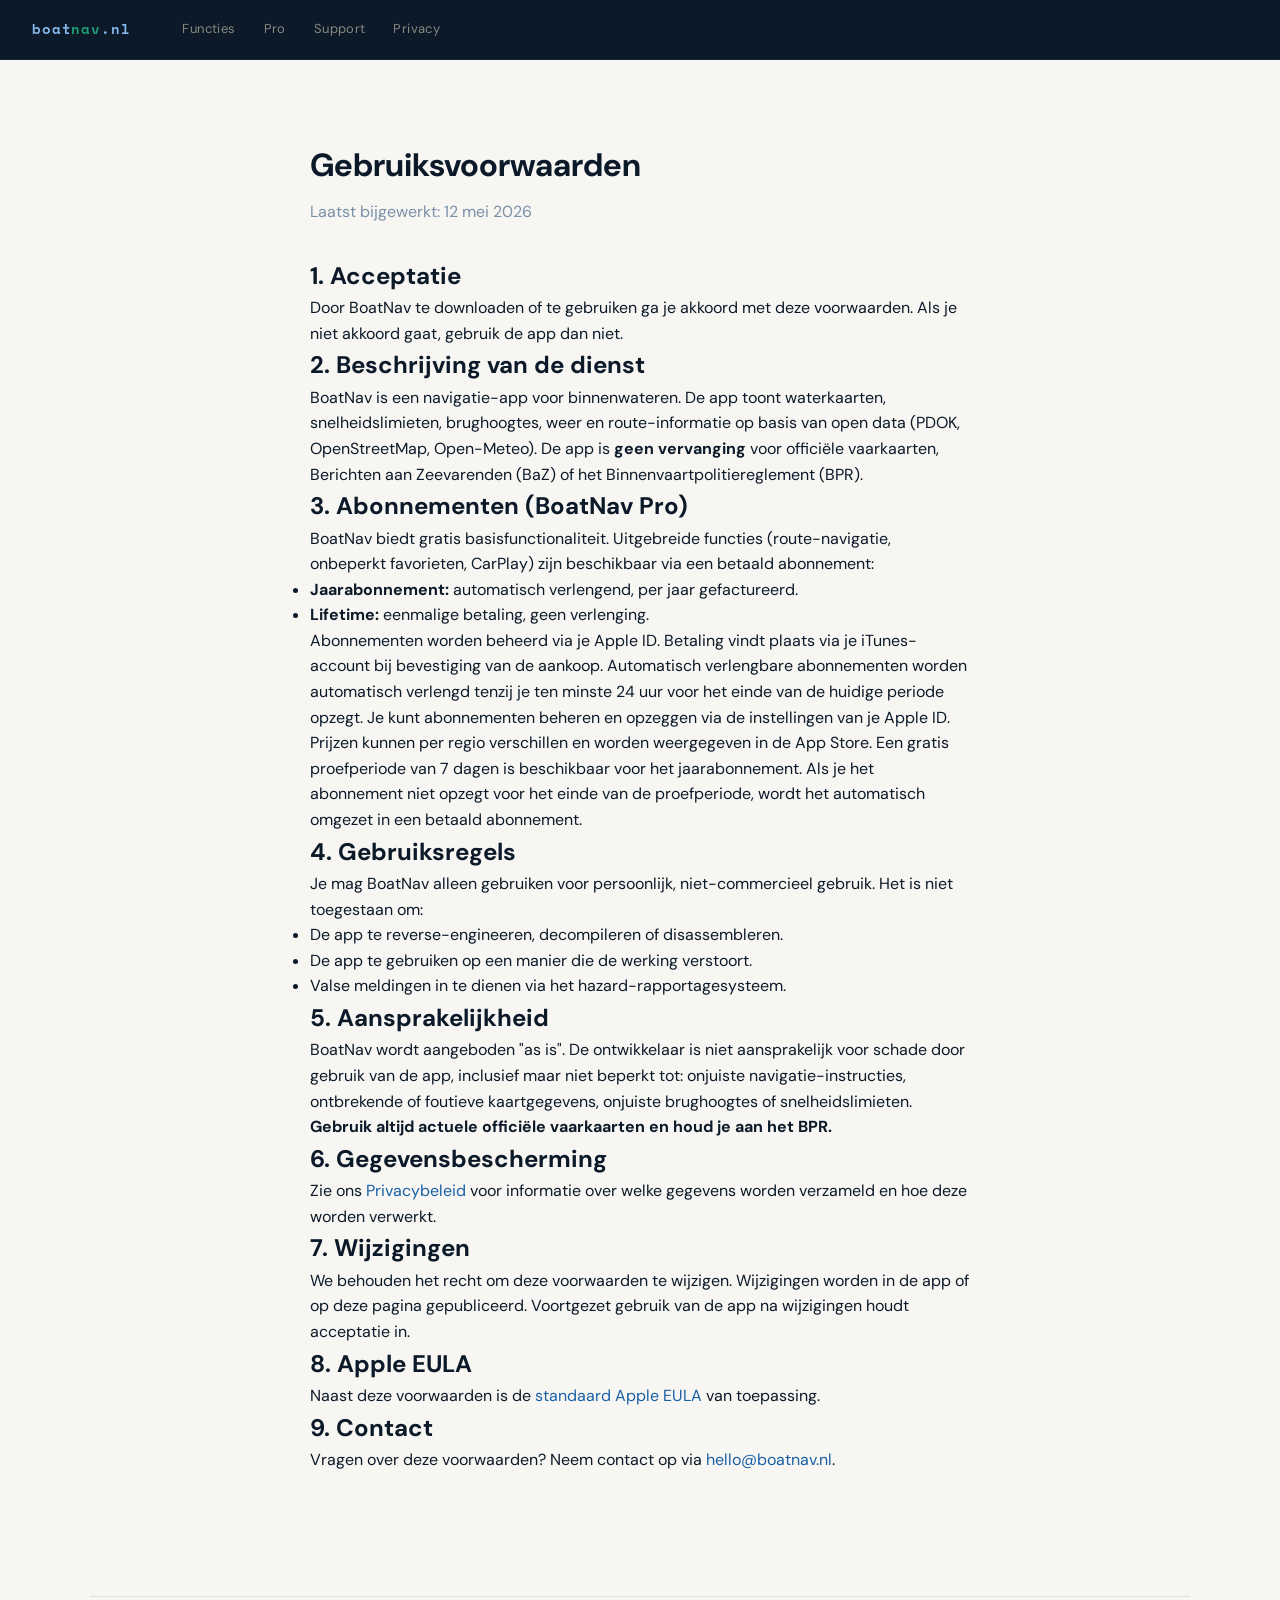
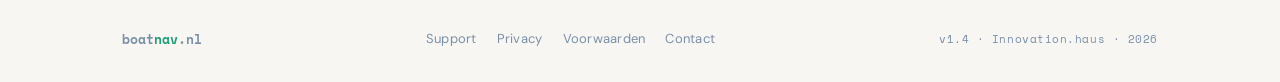
<file: website/terms.html>
<!DOCTYPE html>
<html lang="nl">
<head>
<meta charset="UTF-8">
<meta name="viewport" content="width=device-width, initial-scale=1.0">
<title>Gebruiksvoorwaarden — BoatNav</title>
<meta name="description" content="Gebruiksvoorwaarden van BoatNav.">
<link rel="preconnect" href="https://fonts.googleapis.com">
<link rel="preconnect" href="https://fonts.gstatic.com" crossorigin>
<link href="https://fonts.googleapis.com/css2?family=Space+Mono:wght@400;700&family=DM+Sans:ital,opsz,wght@0,9..40,300;0,9..40,400;0,9..40,500;0,9..40,700&display=swap" rel="stylesheet">
<link rel="stylesheet" href="style.css">
</head>
<body>

<nav class="topnav">
  <a href="/" class="nav-logo">boat<span>nav</span>.nl</a>
  <div class="nav-links">
    <a href="index.html#features" class="nav-link">Functies</a>
    <a href="index.html#pro" class="nav-link">Pro</a>
    <a href="support.html" class="nav-link">Support</a>
    <a href="privacy.html" class="nav-link">Privacy</a>
  </div>
  <div class="nav-spacer"></div>
</nav>

<div class="page" style="max-width:700px;margin:0 auto;padding:80px 20px 60px">

  <h1 style="margin-bottom:8px">Gebruiksvoorwaarden</h1>
  <p style="color:var(--text-3);margin-bottom:32px">Laatst bijgewerkt: 12 mei 2026</p>

  <h2>1. Acceptatie</h2>
  <p>Door BoatNav te downloaden of te gebruiken ga je akkoord met deze voorwaarden. Als je niet akkoord gaat, gebruik de app dan niet.</p>

  <h2>2. Beschrijving van de dienst</h2>
  <p>BoatNav is een navigatie-app voor binnenwateren. De app toont waterkaarten, snelheidslimieten, brughoogtes, weer en route-informatie op basis van open data (PDOK, OpenStreetMap, Open-Meteo). De app is <strong>geen vervanging</strong> voor officiële vaarkaarten, Berichten aan Zeevarenden (BaZ) of het Binnenvaartpolitiereglement (BPR).</p>

  <h2>3. Abonnementen (BoatNav Pro)</h2>
  <p>BoatNav biedt gratis basisfunctionaliteit. Uitgebreide functies (route-navigatie, onbeperkt favorieten, CarPlay) zijn beschikbaar via een betaald abonnement:</p>
  <ul>
    <li><strong>Jaarabonnement:</strong> automatisch verlengend, per jaar gefactureerd.</li>
    <li><strong>Lifetime:</strong> eenmalige betaling, geen verlenging.</li>
  </ul>
  <p>Abonnementen worden beheerd via je Apple ID. Betaling vindt plaats via je iTunes-account bij bevestiging van de aankoop. Automatisch verlengbare abonnementen worden automatisch verlengd tenzij je ten minste 24 uur voor het einde van de huidige periode opzegt. Je kunt abonnementen beheren en opzeggen via de instellingen van je Apple ID.</p>
  <p>Prijzen kunnen per regio verschillen en worden weergegeven in de App Store. Een gratis proefperiode van 7 dagen is beschikbaar voor het jaarabonnement. Als je het abonnement niet opzegt voor het einde van de proefperiode, wordt het automatisch omgezet in een betaald abonnement.</p>

  <h2>4. Gebruiksregels</h2>
  <p>Je mag BoatNav alleen gebruiken voor persoonlijk, niet-commercieel gebruik. Het is niet toegestaan om:</p>
  <ul>
    <li>De app te reverse-engineeren, decompileren of disassembleren.</li>
    <li>De app te gebruiken op een manier die de werking verstoort.</li>
    <li>Valse meldingen in te dienen via het hazard-rapportagesysteem.</li>
  </ul>

  <h2>5. Aansprakelijkheid</h2>
  <p>BoatNav wordt aangeboden "as is". De ontwikkelaar is niet aansprakelijk voor schade door gebruik van de app, inclusief maar niet beperkt tot: onjuiste navigatie-instructies, ontbrekende of foutieve kaartgegevens, onjuiste brughoogtes of snelheidslimieten. <strong>Gebruik altijd actuele officiële vaarkaarten en houd je aan het BPR.</strong></p>

  <h2>6. Gegevensbescherming</h2>
  <p>Zie ons <a href="privacy.html">Privacybeleid</a> voor informatie over welke gegevens worden verzameld en hoe deze worden verwerkt.</p>

  <h2>7. Wijzigingen</h2>
  <p>We behouden het recht om deze voorwaarden te wijzigen. Wijzigingen worden in de app of op deze pagina gepubliceerd. Voortgezet gebruik van de app na wijzigingen houdt acceptatie in.</p>

  <h2>8. Apple EULA</h2>
  <p>Naast deze voorwaarden is de <a href="https://www.apple.com/legal/internet-services/itunes/dev/stdeula/" target="_blank">standaard Apple EULA</a> van toepassing.</p>

  <h2>9. Contact</h2>
  <p>Vragen over deze voorwaarden? Neem contact op via <a href="mailto:hello@boatnav.nl">hello@boatnav.nl</a>.</p>

</div>

<footer class="footer">
  <div class="footer-logo">boat<span>nav</span>.nl</div>
  <div class="footer-links">
    <a href="support.html">Support</a>
    <a href="privacy.html">Privacy</a>
    <a href="terms.html">Voorwaarden</a>
    <a href="mailto:hello@boatnav.nl">Contact</a>
  </div>
  <div class="footer-meta">v1.4 · Innovation.haus · 2026</div>
</footer>

</body>
</html>
</file>
<file: website/style.css>
/* BoatNav — shared styles (matches design system document) */

:root {
  --ink:       #0B1929;
  --ink-2:     #0D2135;
  --ink-3:     #112840;

  --blue-1:    #042C53;
  --blue-2:    #0C447C;
  --blue-3:    #185FA5;
  --blue-4:    #378ADD;
  --blue-5:    #85B7EB;
  --blue-6:    #B5D4F4;
  --blue-7:    #E6F1FB;

  --green-3:   #0F6E56;
  --green-4:   #1D9E75;
  --green-5:   #5DCAA5;
  --green-6:   #9FE1CB;

  --amber-4:   #BA7517;
  --amber-5:   #EF9F27;

  --red-4:     #E24B4A;

  --purple-4:  #7F77DD;
  --purple-5:  #AFA9EC;

  --gray-3:    #5F5E5A;
  --gray-4:    #888780;
  --gray-5:    #B4B2A9;
  --gray-7:    #F1EFE8;

  --bg:        #F7F6F2;
  --surface:   #FFFFFF;
  --border:    rgba(11,25,41,.1);
  --border-md: rgba(11,25,41,.18);
  --text:      #0B1929;
  --text-2:    #3A5070;
  --text-3:    #7A90A8;

  --mono: 'Space Mono', ui-monospace, 'SF Mono', monospace;
  --sans: 'DM Sans', -apple-system, BlinkMacSystemFont, 'Helvetica Neue', sans-serif;

  --r-sm: 8px;
  --r-md: 12px;
  --r-lg: 18px;
  --r-xl: 24px;
}

*, *::before, *::after { box-sizing: border-box; margin: 0; padding: 0; }

html { scroll-behavior: smooth; }

body {
  background: var(--bg);
  color: var(--text);
  font-family: var(--sans);
  font-size: 16px;
  line-height: 1.6;
  -webkit-font-smoothing: antialiased;
  -moz-osx-font-smoothing: grayscale;
}

a { color: var(--blue-3); text-decoration: none; }
a:hover { color: var(--blue-4); }

/* ── NAV ── */
.topnav {
  background: var(--ink);
  padding: 0 32px;
  display: flex;
  align-items: center;
  gap: 0;
  height: 60px;
  position: sticky;
  top: 0;
  z-index: 100;
  border-bottom: 1px solid rgba(255,255,255,.06);
}
.nav-logo {
  font-family: var(--mono);
  font-size: 14px;
  color: var(--blue-5);
  letter-spacing: .06em;
  margin-right: 40px;
  white-space: nowrap;
  font-weight: 700;
}
.nav-logo span { color: var(--green-4); }
.nav-links { display: flex; gap: 4px; }
.nav-link {
  font-size: 13px;
  color: var(--gray-4);
  padding: 6px 12px;
  border-radius: var(--r-sm);
  text-decoration: none;
  letter-spacing: .03em;
  transition: color .15s, background .15s;
}
.nav-link:hover { color: var(--blue-5); background: rgba(55,138,221,.08); }
.nav-link.active { color: var(--blue-5); background: rgba(55,138,221,.12); }
.nav-spacer { flex: 1; }
.nav-cta {
  font-size: 12px;
  font-family: var(--mono);
  color: var(--blue-5);
  padding: 7px 14px;
  border-radius: var(--r-sm);
  background: rgba(55,138,221,.12);
  border: 1px solid rgba(55,138,221,.25);
  letter-spacing: .03em;
  transition: background .15s;
}
.nav-cta:hover { background: rgba(55,138,221,.2); color: var(--blue-6); }

/* ── LAYOUT ── */
.page { max-width: 1100px; margin: 0 auto; padding: 48px 32px 80px; }
.page-narrow { max-width: 760px; margin: 0 auto; padding: 48px 32px 80px; }

.section-label {
  font-family: var(--mono);
  font-size: 10px;
  color: var(--text-3);
  letter-spacing: .14em;
  text-transform: uppercase;
  margin-bottom: 8px;
}
.section-title {
  font-size: 32px;
  font-weight: 300;
  color: var(--text);
  margin-bottom: 8px;
  letter-spacing: -.02em;
  line-height: 1.15;
}
.section-sub {
  font-size: 15px;
  color: var(--text-2);
  margin-bottom: 32px;
  max-width: 600px;
  line-height: 1.6;
}
.divider {
  height: 1px;
  background: var(--border);
  margin: 56px 0;
}
.sub-label {
  font-size: 11px;
  font-weight: 500;
  font-family: var(--mono);
  color: var(--text-3);
  letter-spacing: .12em;
  text-transform: uppercase;
  margin-bottom: 14px;
}

/* ── HERO ── */
.hero {
  background: var(--ink);
  border-radius: var(--r-xl);
  padding: 72px 56px;
  margin-bottom: 64px;
  position: relative;
  overflow: hidden;
}
.hero::before {
  content: '';
  position: absolute;
  inset: 0;
  background: radial-gradient(ellipse 80% 60% at 80% 50%, rgba(55,138,221,.15) 0%, transparent 70%);
  pointer-events: none;
}
.hero-grid {
  display: grid;
  grid-template-columns: 1fr 1fr;
  gap: 64px;
  align-items: center;
  position: relative;
}
.hero-eyebrow {
  font-family: var(--mono);
  font-size: 11px;
  color: var(--green-4);
  letter-spacing: .14em;
  text-transform: uppercase;
  margin-bottom: 20px;
  font-weight: 700;
}
.hero-title {
  font-size: 56px;
  font-weight: 300;
  color: #fff;
  line-height: 1.05;
  letter-spacing: -.03em;
  margin-bottom: 20px;
}
.hero-title strong { color: var(--blue-5); font-weight: 500; }
.hero-desc {
  font-size: 17px;
  color: var(--gray-4);
  line-height: 1.6;
  margin-bottom: 32px;
  max-width: 460px;
}
.hero-ctas {
  display: flex;
  flex-wrap: wrap;
  gap: 12px;
  align-items: center;
}

/* Device illustration right side */
.hero-device {
  position: relative;
  aspect-ratio: 9 / 18;
  max-width: 280px;
  margin-left: auto;
  background: var(--ink-2);
  border-radius: 28px;
  padding: 12px;
  border: 1px solid rgba(255,255,255,.08);
}
.hero-device-notch {
  width: 60px; height: 4px;
  background: rgba(255,255,255,.12);
  border-radius: 2px;
  margin: 0 auto 10px;
}
.hero-device-map {
  background: #0D2D4A;
  border-radius: 14px;
  flex: 1;
  height: calc(100% - 130px);
  position: relative;
  overflow: hidden;
  margin-bottom: 10px;
}
.hero-vessel {
  position: absolute;
  top: 50%; left: 50%;
  transform: translate(-50%, -50%);
  width: 12px; height: 12px;
  border-radius: 50%;
  background: var(--blue-5);
  border: 2px solid #fff;
  box-shadow: 0 0 0 4px rgba(133,183,235,.25);
}
.hero-depth {
  position: absolute;
  bottom: 10px; left: 10px;
  background: rgba(4,44,83,.9);
  border: 1px solid var(--blue-3);
  border-radius: 6px;
  padding: 4px 8px;
  font-family: var(--mono);
  font-size: 10px;
  color: var(--blue-5);
  font-weight: 700;
}
.hero-stats {
  display: grid;
  grid-template-columns: repeat(3, 1fr);
  gap: 4px;
}
.hero-stat {
  background: rgba(255,255,255,.04);
  border-radius: 8px;
  padding: 8px 4px;
  text-align: center;
}
.hero-sv { font-family: var(--mono); font-size: 14px; font-weight: 700; color: #E8F4FF; display: block; }
.hero-sl { font-size: 8px; color: var(--blue-5); opacity: .7; margin-top: 2px; letter-spacing: .04em; text-transform: uppercase; }

/* ── BUTTONS ── */
.btn {
  display: inline-flex;
  align-items: center;
  gap: 8px;
  font-family: var(--sans);
  font-size: 14px;
  font-weight: 500;
  padding: 11px 20px;
  border-radius: 10px;
  border: none;
  cursor: pointer;
  line-height: 1;
  transition: opacity .15s, transform .1s, background .15s;
  letter-spacing: .01em;
  text-decoration: none;
}
.btn:active { transform: scale(.97); }
.btn svg { width: 16px; height: 16px; flex-shrink: 0; }

.btn-appstore {
  background: var(--ink-2);
  color: var(--blue-5);
  border: 1px solid rgba(133,183,235,.2);
}
.btn-appstore:hover { background: var(--ink-3); color: var(--blue-6); }

.btn-navy { background: var(--ink-2); color: var(--blue-5); }
.btn-navy:hover { opacity: .85; }

.btn-go { background: #073D1E; color: var(--green-6); }
.btn-go:hover { opacity: .85; }

.btn-outline {
  background: transparent;
  color: var(--text-2);
  border: 1px solid var(--border-md);
}
.btn-outline:hover { background: rgba(11,25,41,.04); }

.btn-outline-light {
  background: transparent;
  color: var(--gray-4);
  border: 1px solid rgba(255,255,255,.15);
}
.btn-outline-light:hover { background: rgba(255,255,255,.04); color: var(--blue-5); }

/* ── FEATURE GRID ── */
.features { display: grid; grid-template-columns: repeat(3, 1fr); gap: 16px; margin-bottom: 40px; }
.feature-card {
  background: var(--surface);
  border: 1px solid var(--border);
  border-radius: var(--r-lg);
  padding: 28px;
}
.feature-icon {
  width: 44px; height: 44px;
  border-radius: 12px;
  background: var(--ink-2);
  display: flex; align-items: center; justify-content: center;
  margin-bottom: 16px;
}
.feature-icon svg { width: 22px; height: 22px; color: var(--blue-5); }
.feature-icon.green { background: rgba(29,158,117,.1); }
.feature-icon.green svg { color: var(--green-4); }
.feature-icon.amber { background: rgba(239,159,39,.1); }
.feature-icon.amber svg { color: var(--amber-4); }
.feature-icon.purple { background: rgba(127,119,221,.1); }
.feature-icon.purple svg { color: var(--purple-4); }
.feature-icon.red { background: rgba(226,75,74,.1); }
.feature-icon.red svg { color: var(--red-4); }
.feature-card h3 {
  font-size: 17px;
  font-weight: 500;
  color: var(--text);
  margin-bottom: 8px;
  letter-spacing: -.01em;
}
.feature-card p {
  font-size: 14px;
  color: var(--text-2);
  line-height: 1.55;
}

/* ── PRO SECTION ── */
.pro-section {
  background: var(--ink);
  border-radius: var(--r-xl);
  padding: 56px 48px;
  margin-bottom: 48px;
  position: relative;
  overflow: hidden;
}
.pro-section::before {
  content: '';
  position: absolute;
  inset: 0;
  background: radial-gradient(ellipse 60% 80% at 20% 50%, rgba(127,119,221,.12) 0%, transparent 70%);
  pointer-events: none;
}
.pro-grid {
  display: grid;
  grid-template-columns: 1fr 1fr;
  gap: 48px;
  position: relative;
}
.pro-eyebrow {
  font-family: var(--mono);
  font-size: 10px;
  color: var(--amber-5);
  letter-spacing: .14em;
  text-transform: uppercase;
  margin-bottom: 16px;
  font-weight: 700;
}
.pro-title {
  font-size: 36px;
  font-weight: 300;
  color: #fff;
  line-height: 1.15;
  letter-spacing: -.02em;
  margin-bottom: 16px;
}
.pro-desc {
  font-size: 15px;
  color: var(--gray-4);
  margin-bottom: 24px;
  line-height: 1.6;
}
.pro-features { display: flex; flex-direction: column; gap: 12px; }
.pro-feature {
  display: flex;
  align-items: flex-start;
  gap: 12px;
  padding: 12px 14px;
  background: rgba(255,255,255,.03);
  border-radius: 10px;
  border: 1px solid rgba(255,255,255,.06);
}
.pro-feature-icon {
  width: 24px; height: 24px;
  border-radius: 6px;
  background: rgba(133,183,235,.12);
  display: flex; align-items: center; justify-content: center;
  flex-shrink: 0;
  margin-top: 1px;
}
.pro-feature-icon svg { width: 14px; height: 14px; color: var(--blue-5); }
.pro-feature-text { flex: 1; }
.pro-feature-title { font-size: 14px; font-weight: 500; color: #E8F4FF; margin-bottom: 2px; }
.pro-feature-desc { font-size: 12px; color: var(--gray-4); line-height: 1.5; }

.price-card {
  background: rgba(255,255,255,.04);
  border: 1px solid rgba(255,255,255,.1);
  border-radius: var(--r-lg);
  padding: 28px;
  color: #fff;
}
.price-card-header { display: flex; justify-content: space-between; align-items: baseline; margin-bottom: 8px; }
.price-card-label { font-family: var(--mono); font-size: 10px; color: var(--green-5); letter-spacing: .1em; text-transform: uppercase; }
.price-card-name { font-size: 18px; font-weight: 500; margin-bottom: 6px; }
.price-card-price { font-family: var(--mono); font-size: 32px; font-weight: 700; color: #fff; line-height: 1.1; margin-bottom: 4px; }
.price-card-price-unit { font-size: 14px; color: var(--gray-4); font-weight: 400; font-family: var(--sans); }
.price-card-trial { font-size: 12px; color: var(--green-5); margin-bottom: 20px; }
.price-card-divider { height: 1px; background: rgba(255,255,255,.08); margin: 20px 0; }
.price-alt { display: flex; justify-content: space-between; font-size: 13px; color: var(--gray-4); }
.price-alt-val { font-family: var(--mono); font-weight: 500; color: var(--blue-5); }

/* ── CONTENT PAGES (support, privacy) ── */
.content-page h1 {
  font-size: 40px;
  font-weight: 300;
  letter-spacing: -.02em;
  margin-bottom: 8px;
  line-height: 1.1;
}
.content-page .subtitle {
  font-size: 16px;
  color: var(--text-2);
  margin-bottom: 40px;
}
.content-page h2 {
  font-size: 22px;
  font-weight: 500;
  letter-spacing: -.01em;
  margin-top: 40px;
  margin-bottom: 14px;
  color: var(--text);
}
.content-page h3 {
  font-size: 16px;
  font-weight: 500;
  margin-top: 24px;
  margin-bottom: 8px;
  color: var(--text);
}
.content-page p {
  font-size: 15px;
  color: var(--text-2);
  margin-bottom: 14px;
  line-height: 1.7;
}
.content-page ul, .content-page ol {
  padding-left: 22px;
  margin-bottom: 16px;
  color: var(--text-2);
}
.content-page li { margin-bottom: 6px; font-size: 15px; line-height: 1.7; }
.content-page strong { color: var(--text); font-weight: 500; }
.content-page code {
  font-family: var(--mono);
  font-size: 13px;
  background: var(--gray-7);
  padding: 2px 6px;
  border-radius: 4px;
  color: var(--ink-2);
}
.content-page .updated {
  font-family: var(--mono);
  font-size: 11px;
  color: var(--text-3);
  letter-spacing: .1em;
  text-transform: uppercase;
  margin-bottom: 32px;
}

.faq-item {
  background: var(--surface);
  border: 1px solid var(--border);
  border-radius: var(--r-md);
  padding: 20px 24px;
  margin-bottom: 12px;
}
.faq-item h3 {
  margin-top: 0;
  margin-bottom: 8px;
  font-size: 15px;
}
.faq-item p {
  margin-bottom: 0;
  font-size: 14px;
}

.contact-card {
  background: var(--ink);
  border-radius: var(--r-lg);
  padding: 32px;
  margin-top: 40px;
  color: #fff;
}
.contact-card h2 {
  color: #fff;
  margin-top: 0;
}
.contact-card p { color: var(--gray-4); }
.contact-card a { color: var(--blue-5); font-family: var(--mono); font-size: 14px; }

/* ── FOOTER ── */
.footer {
  margin-top: 64px;
  padding: 32px;
  border-top: 1px solid var(--border);
  display: flex;
  justify-content: space-between;
  align-items: center;
  max-width: 1100px;
  margin-left: auto;
  margin-right: auto;
  flex-wrap: wrap;
  gap: 16px;
}
.footer-logo { font-family: var(--mono); font-size: 13px; color: var(--text-3); font-weight: 700; }
.footer-logo span { color: var(--green-4); }
.footer-links { display: flex; gap: 20px; }
.footer-links a { font-size: 13px; color: var(--text-3); letter-spacing: .02em; }
.footer-links a:hover { color: var(--text-2); }
.footer-meta { font-size: 11px; color: var(--text-3); font-family: var(--mono); letter-spacing: .05em; }

/* ── RESPONSIVE ── */
@media (max-width: 900px) {
  .hero-grid, .pro-grid { grid-template-columns: 1fr; gap: 40px; }
  .hero-device { max-width: 220px; margin: 0 auto; }
  .hero-title { font-size: 42px; }
  .features { grid-template-columns: 1fr 1fr; }
}
@media (max-width: 600px) {
  .topnav { padding: 0 16px; }
  .nav-links { display: none; }
  .page, .page-narrow { padding: 32px 20px 60px; }
  .hero { padding: 48px 24px; border-radius: var(--r-lg); }
  .hero-title { font-size: 34px; }
  .hero-desc { font-size: 15px; }
  .pro-section { padding: 40px 24px; border-radius: var(--r-lg); }
  .pro-title { font-size: 28px; }
  .features { grid-template-columns: 1fr; }
  .content-page h1 { font-size: 32px; }
  .footer { flex-direction: column; text-align: center; }
}
</file>
